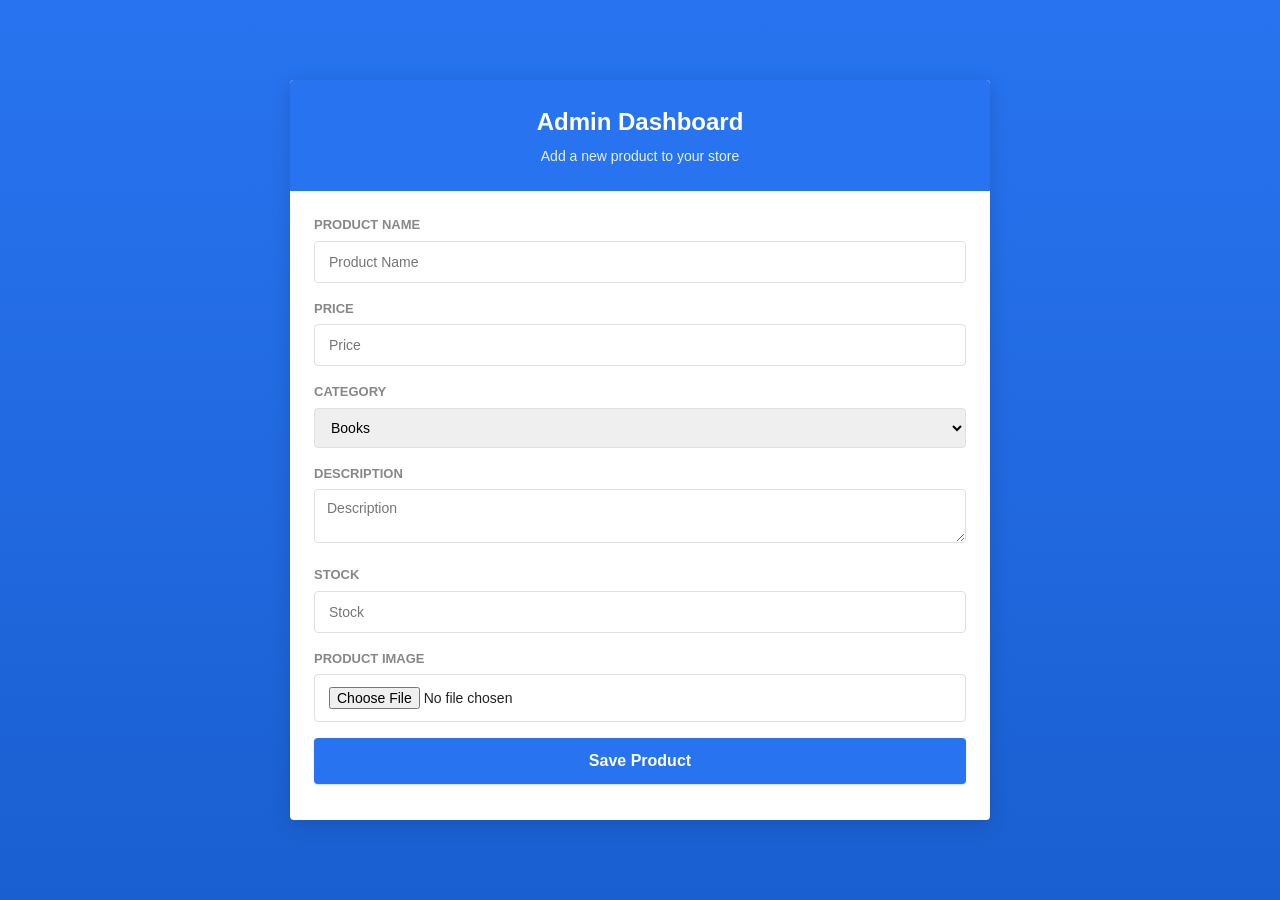
<file: admin-dashboard.html>
<!DOCTYPE html>
<html lang="en">
<head>
<meta charset="UTF-8">
<meta name="viewport" content="width=device-width, initial-scale=1.0">
<title>Admin Dashboard</title>

<link rel="stylesheet" href="css/style.css">
</head>
<body>

<div class="auth-page">

  <div class="auth-box" style="max-width:700px;">

    <div class="auth-box-header">
      <h1>Admin Dashboard</h1>
      <p>Add a new product to your store</p>
    </div>

    <div class="auth-box-body">

      <div class="form-group">
        <label>Product Name</label>
        <input id="name" placeholder="Product Name">
      </div>

      <div class="form-group">
        <label>Price</label>
        <input id="price" type="number" placeholder="Price">
      </div>

      <div class="form-group">
        <label>Category</label>
        <select id="category">
          <option>Books</option>
          <option>Manga</option>
          <option>Novel</option>
          <option>Comic</option>
          <option>Accessories</option>
        </select>
      </div>

      <div class="form-group">
        <label>Description</label>
        <textarea id="description" placeholder="Description"></textarea>
      </div>

      <div class="form-group">
        <label>Stock</label>
        <input id="stock" type="number" placeholder="Stock">
      </div>

      <div class="form-group">
        <label>Product Image</label>
        <input id="image" type="file">
      </div>

      <button class="btn btn-primary btn-lg" id="saveBtn">
        Save Product
      </button>

      <p id="status"></p>

    </div>

  </div>

</div>

<script type="module" src="js/admin.js"></script>

</body>
</html>
</file>
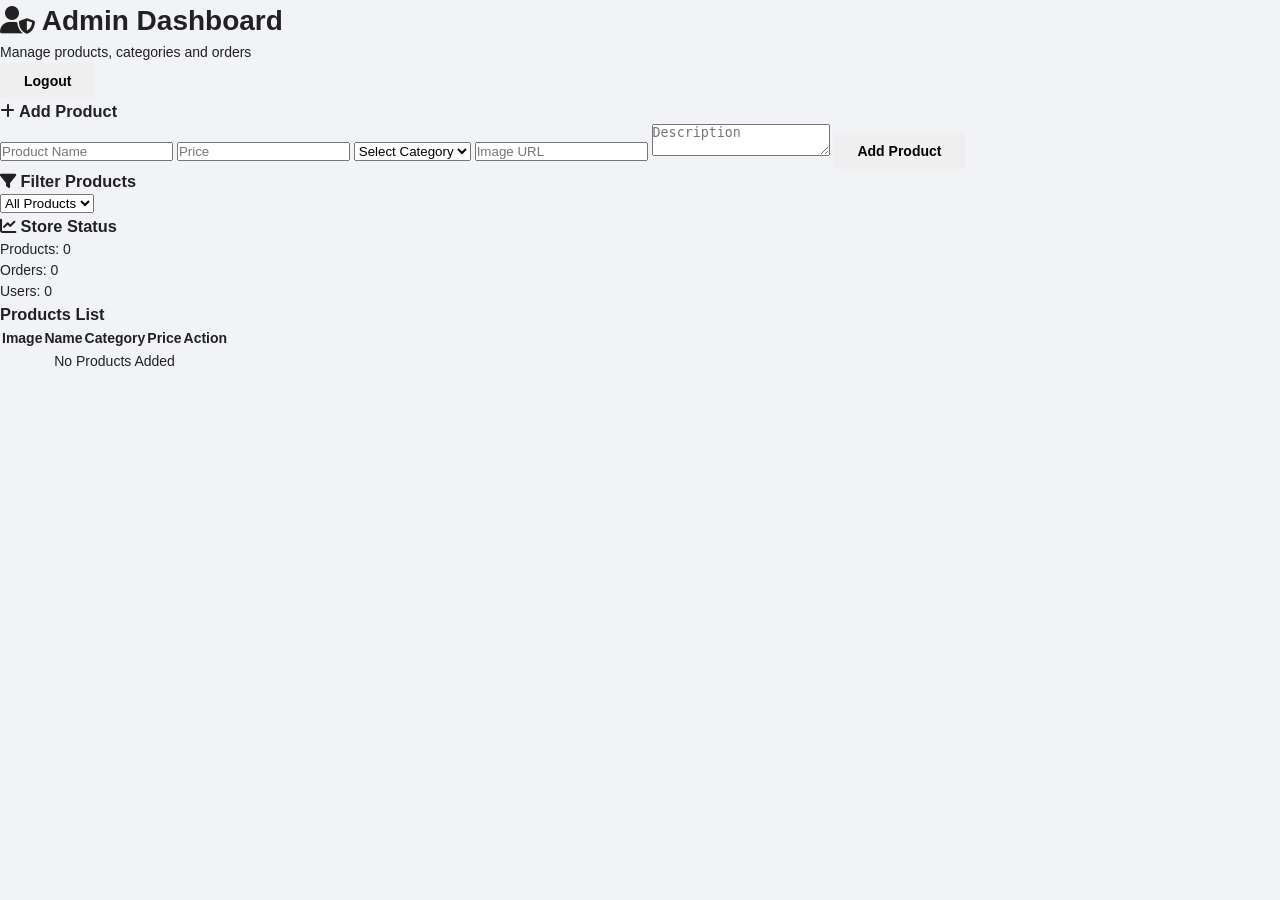
<file: admin.html>
<!DOCTYPE html>
<html lang="en">

<head>

<meta charset="UTF-8">
<meta name="viewport" content="width=device-width, initial-scale=1.0">

<title>Admin Dashboard | middle2class.shop</title>

<link rel="stylesheet" href="css/style.css">

<link rel="stylesheet"
href="https://cdnjs.cloudflare.com/ajax/libs/font-awesome/6.5.0/css/all.min.css">

</head>


<body>


<div class="admin-container">


<div class="admin-header">

<div>

<h1 class="admin-title">
<i class="fa-solid fa-user-shield"></i>
Admin Dashboard
</h1>

<p>
Manage products, categories and orders
</p>

</div>


<button class="btn">
Logout
</button>


</div>





<div class="admin-grid">



<!-- ADD PRODUCT -->

<div class="admin-card">


<h3>
<i class="fa-solid fa-plus"></i>
Add Product
</h3>



<input 
type="text"
id="productName"
placeholder="Product Name">



<input 
type="number"
id="productPrice"
placeholder="Price">



<select id="productCategory">

<option value="">
Select Category
</option>

<option value="Books">
Books
</option>

<option value="Comics">
Comics
</option>

<option value="Accessories">
Accessories
</option>

<option value="Clothing">
Clothing
</option>


</select>



<input 
type="text"
id="productImage"
placeholder="Image URL">



<textarea
id="productDescription"
placeholder="Description"></textarea>



<button class="btn" onclick="addProduct()">

Add Product

</button>


</div>






<!-- CATEGORY FILTER -->

<div class="admin-card">


<h3>
<i class="fa-solid fa-filter"></i>
Filter Products
</h3>



<select id="filterCategory"
onchange="filterProducts()">


<option value="all">
All Products
</option>


<option value="Books">
Books
</option>


<option value="Comics">
Comics
</option>


<option value="Accessories">
Accessories
</option>


<option value="Clothing">
Clothing
</option>


</select>


</div>





<!-- ADMIN INFO -->

<div class="admin-card">


<h3>
<i class="fa-solid fa-chart-line"></i>
Store Status
</h3>


<p>
Products:
<span id="productCount">
0
</span>
</p>


<p>
Orders:
<span>
0
</span>
</p>


<p>
Users:
<span>
0
</span>
</p>



</div>



</div>







<!-- PRODUCT TABLE -->


<div class="admin-card mt-30">


<h3>
Products List
</h3>



<table>


<thead>

<tr>

<th>
Image
</th>

<th>
Name
</th>

<th>
Category
</th>

<th>
Price
</th>

<th>
Action
</th>


</tr>

</thead>



<tbody id="productTable">


<tr>

<td colspan="5"
class="text-center">

No Products Added

</td>

</tr>


</tbody>


</table>


</div>







</div>





<script src="js/admin.js"></script>


</body>

</html>
</file>
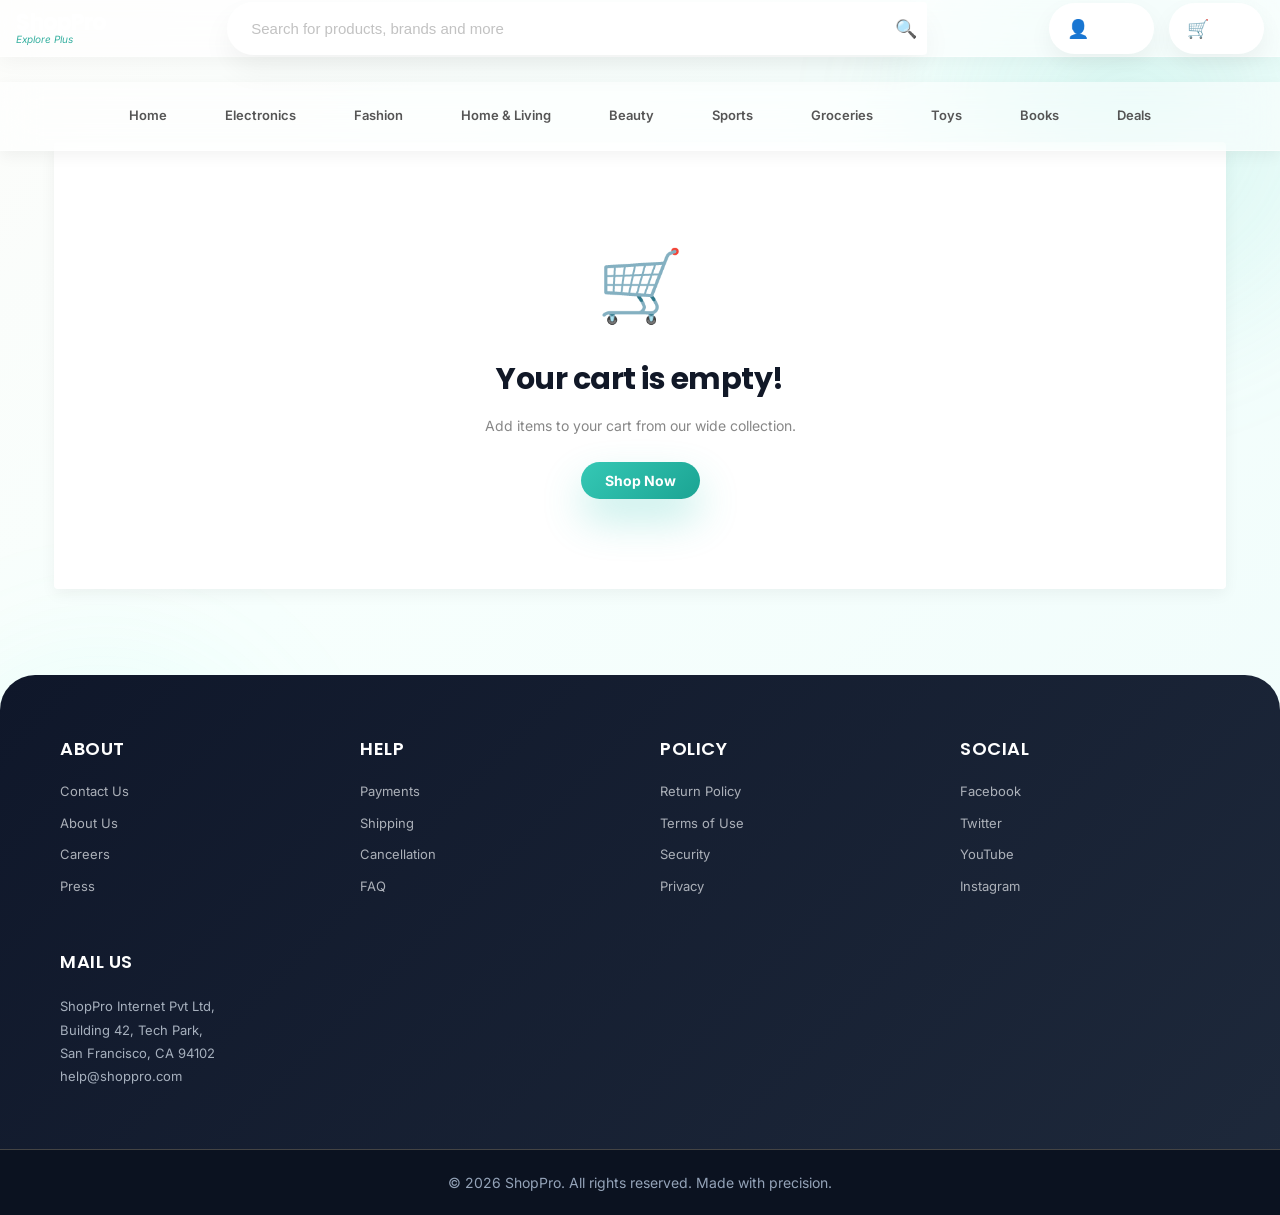
<file: cart.html>
<!DOCTYPE html>
<html lang="en">
<head>
<meta charset="UTF-8" />
<meta name="viewport" content="width=device-width, initial-scale=1.0" />
<title>Shopping Cart - ShopPro</title>
<link rel="stylesheet" href="css/style.css">
<link rel="stylesheet" href="css/theme.css">
</head>
<body>
  <nav class="top-nav" id="navbar"></nav>
  <div class="sub-nav" id="subnav"></div>

  <div class="container">
    <div class="cart-layout" id="cartLayout">
      <div class="cart-left" id="cartLeft"></div>
      <div class="cart-right" id="cartRight"></div>
    </div>
  </div>

  <footer id="footer"></footer>

  <script src="js/products.js"></script>
  <script src="js/common.js"></script>
  <script>
    function renderCart() {
      const cart = getCart();
      const left = document.getElementById('cartLeft');
      const right = document.getElementById('cartRight');

      if (!cart.length) {
        document.getElementById('cartLayout').innerHTML = `
          <div class="empty-state" style="width:100%;">
            <div class="icon">&#128722;</div>
            <h3>Your cart is empty!</h3>
            <p>Add items to your cart from our wide collection.</p>
            <button class="btn btn-primary" onclick="location.href='index.html'">Shop Now</button>
          </div>
        `;
        return;
      }

      left.innerHTML = `
        <div class="cart-card">
          <div class="cart-card-header">
            <span>My Cart (${cart.length} item${cart.length>1?'s':''})</span>
            <span style="font-size:13px; color:var(--text-3);">Deliver to: <strong>Home</strong></span>
          </div>
          <div class="cart-card-body">
            ${cart.map(item => {
              const p = PRODUCTS.find(prod => prod.id === item.productId);
              if (!p) return '';
              const disc = getDiscountPercent(p.mrp, p.price);
              return `
                <div class="cart-item">
                  <div class="item-img"><img src="${p.images[0]}" alt="${p.name}" onerror="this.style.display='none'" /></div>
                  <div class="item-info">
                    <div class="item-name">${p.name}</div>
                    <div class="item-seller">Seller: ShopPro Retail</div>
                    <div class="item-price">
                      <span class="price">${formatCurrency(p.price)}</span>
                      <span class="mrp">${formatCurrency(p.mrp)}</span>
                      <span class="disc">${disc}% off</span>
                    </div>
                    <div class="item-qty">
                      <div class="qty-control">
                        <button onclick="updateCart(${item.productId}, ${item.qty-1})">&#8722;</button>
                        <span>${item.qty}</span>
                        <button onclick="updateCart(${item.productId}, ${item.qty+1})">&#43;</button>
                      </div>
                      <div class="item-actions">
                        <a href="#" onclick="removeCart(${item.productId}); return false;">Remove</a>
                        <a href="#" onclick="moveToWishlist(${item.productId}); return false;">Save for Later</a>
                      </div>
                    </div>
                  </div>
                  <div class="item-price" style="text-align:right; flex-shrink:0;">
                    <div class="price">${formatCurrency(p.price * item.qty)}</div>
                  </div>
                </div>
              `;
            }).join('')}
          </div>
        </div>
      `;

      const totals = getCartTotal();
      right.innerHTML = `
        <div class="cart-card">
          <div class="price-details">
            <h3>Price Details</h3>
            <div class="price-row"><span>Price (${totals.items} items)</span><span>${formatCurrency(totals.mrpTotal)}</span></div>
            <div class="price-row"><span>Discount</span><span style="color:var(--green);">-${formatCurrency(totals.savings)}</span></div>
            <div class="price-row"><span>Delivery Charges</span><span style="color:var(--green);">FREE</span></div>
            <div class="price-row total"><span>Total Amount</span><span>${formatCurrency(totals.total)}</span></div>
            <div class="price-row save"><span>You will save ${formatCurrency(totals.savings)} on this order</span></div>
          </div>
        </div>
        <button class="btn btn-secondary btn-lg btn-block" onclick="goCheckout()" style="margin-top:12px;">Place Order</button>
      `;
    }

    function updateCart(id, qty) { updateCartQty(id, qty); renderCart(); }
    function removeCart(id) { removeFromCart(id); renderCart(); showToast('Item removed from cart'); }
    function moveToWishlist(id) { removeFromCart(id); toggleWishlist(id); renderCart(); showToast('Saved to wishlist!', 'success'); }
    function goCheckout() { if (requireLogin('checkout.html')) window.location.href = 'checkout.html'; }

    renderCart();
  </script>
</body>
</html>
</file>
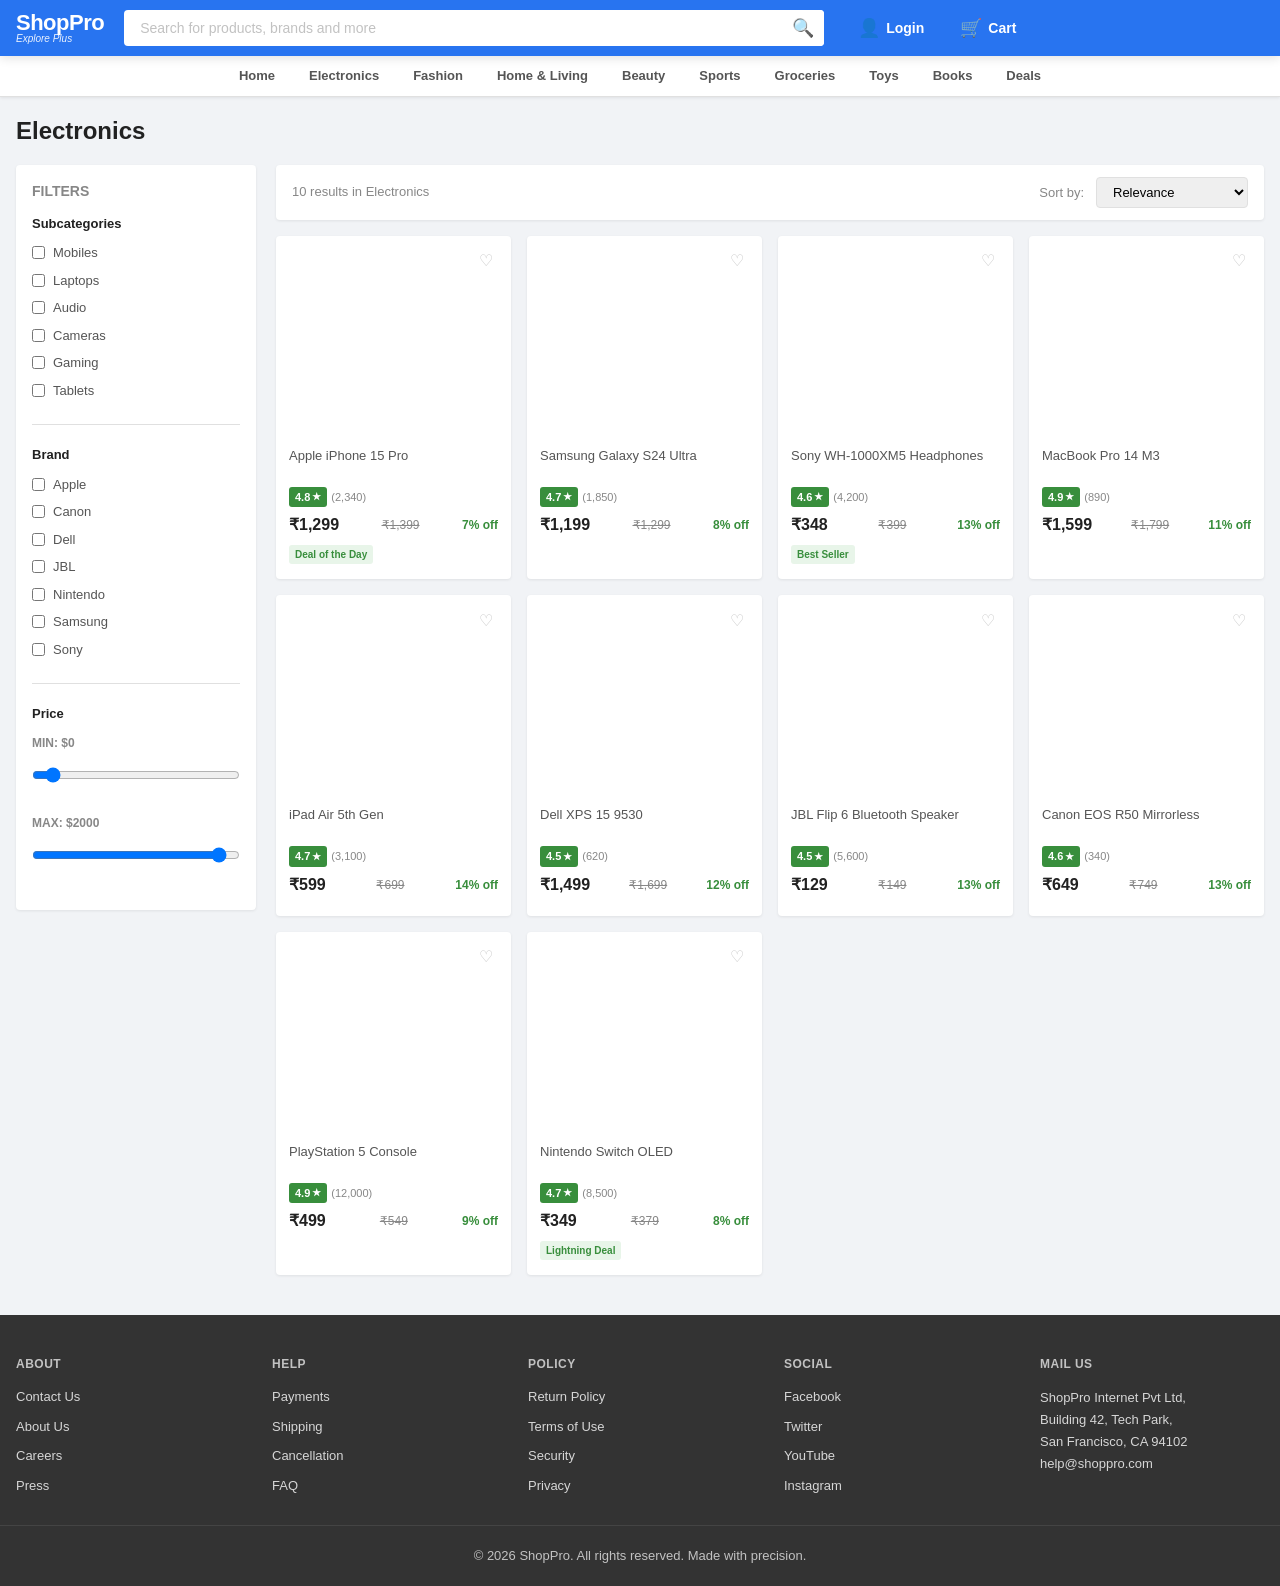
<file: category.html>
<!DOCTYPE html>
<html lang="en">
<head>
<meta charset="UTF-8" />
<meta name="viewport" content="width=device-width, initial-scale=1.0" />
<title>Category - ShopPro</title>
<link rel="stylesheet" href="css/style.css" />
</head>
<body>
  <nav class="top-nav" id="navbar"></nav>
  <div class="sub-nav" id="subnav"></div>

  <div class="container">
    <div class="page-title" id="catTitle">Category</div>
    <div class="cart-layout">
      <div class="filter-sidebar" id="filterSidebar"></div>
      <div style="flex:1;">
        <div class="sort-bar">
          <span class="results" id="resultsCount"></span>
          <div>
            <span style="font-size:13px; color:var(--text-3); margin-right:8px;">Sort by:</span>
            <select id="sortSelect" onchange="renderCategory()">
              <option value="relevance">Relevance</option>
              <option value="price-asc">Price: Low to High</option>
              <option value="price-desc">Price: High to Low</option>
              <option value="rating">Rating</option>
            </select>
          </div>
        </div>
        <div class="product-grid" id="catGrid"></div>
      </div>
    </div>
  </div>

  <footer id="footer"></footer>

  <script src="js/products.js"></script>
  <script src="js/common.js"></script>
  <script>
    const cParams = new URLSearchParams(window.location.search);
    const catId = cParams.get('cat') || 'electronics';
    const catInfo = CATEGORIES.find(c => c.id === catId) || CATEGORIES[0];
    let selectedSubcats = new Set();
    let selectedBrands = new Set();
    let minPrice = 0, maxPrice = 2000;

    document.getElementById('catTitle').textContent = catInfo.name;

    function renderFilters() {
      const brands = [...new Set(PRODUCTS.filter(p => p.category.toLowerCase() === catId).map(p => p.brand))].sort();
      document.getElementById('filterSidebar').innerHTML = `
        <h4>Filters</h4>
        <div class="filter-group">
          <h5>Subcategories</h5>
          ${catInfo.subcats.map(s => `
            <label class="filter-option">
              <input type="checkbox" value="${s}" onchange="toggleSubcat(this)" ${selectedSubcats.has(s) ? 'checked' : ''} /> ${s}
            </label>
          `).join('')}
        </div>
        <div class="filter-group">
          <h5>Brand</h5>
          ${brands.map(b => `
            <label class="filter-option">
              <input type="checkbox" value="${b}" onchange="toggleBrand(this)" ${selectedBrands.has(b) ? 'checked' : ''} /> ${b}
            </label>
          `).join('')}
        </div>
        <div class="filter-group">
          <h5>Price</h5>
          <div class="form-group">
            <label>Min: $<span id="minVal">${minPrice}</span></label>
            <input type="range" min="0" max="2000" step="50" value="${minPrice}" oninput="minPrice=parseInt(this.value); document.getElementById('minVal').textContent=minPrice; renderCategory();" style="width:100%;" />
          </div>
          <div class="form-group">
            <label>Max: $<span id="maxVal">${maxPrice}</span></label>
            <input type="range" min="0" max="2000" step="50" value="${maxPrice}" oninput="maxPrice=parseInt(this.value); document.getElementById('maxVal').textContent=maxPrice; renderCategory();" style="width:100%;" />
          </div>
        </div>
      `;
    }

    function toggleSubcat(el) {
      if (el.checked) selectedSubcats.add(el.value);
      else selectedSubcats.delete(el.value);
      renderCategory();
    }

    function toggleBrand(el) {
      if (el.checked) selectedBrands.add(el.value);
      else selectedBrands.delete(el.value);
      renderCategory();
    }

    function renderCategory() {
      let products = PRODUCTS.filter(p => p.category.toLowerCase() === catId);

      if (selectedSubcats.size) products = products.filter(p => selectedSubcats.has(p.subcategory));
      if (selectedBrands.size) products = products.filter(p => selectedBrands.has(p.brand));
      products = products.filter(p => p.price >= minPrice && p.price <= maxPrice);

      const sort = document.getElementById('sortSelect').value;
      if (sort === 'price-asc') products.sort((a, b) => a.price - b.price);
      if (sort === 'price-desc') products.sort((a, b) => b.price - a.price);
      if (sort === 'rating') products.sort((a, b) => b.rating - a.rating);

      document.getElementById('resultsCount').textContent = `${products.length} result${products.length !== 1 ? 's' : ''} in ${catInfo.name}`;

      const grid = document.getElementById('catGrid');
      if (!products.length) {
        grid.innerHTML = `
          <div class="empty-state" style="grid-column:1/-1;">
            <div class="icon">&#128269;</div>
            <h3>No products match your filters</h3>
            <p>Try adjusting the filters.</p>
          </div>
        `;
        return;
      }
      grid.innerHTML = products.map(renderProductCard).join('');
    }

    renderFilters();
    renderCategory();
  </script>
</body>
</html>
</file>
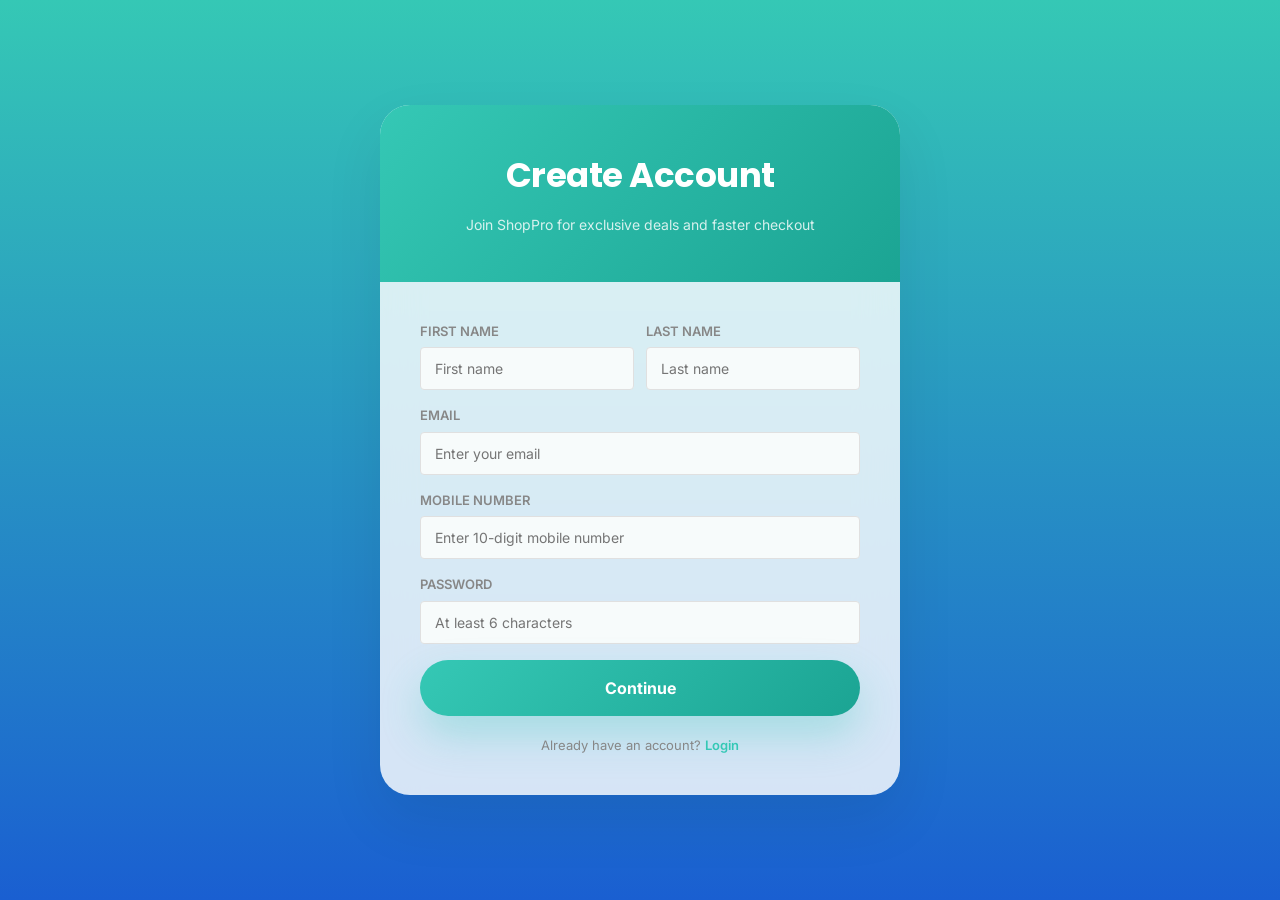
<file: register.html>
<!DOCTYPE html>
<html lang="en">
<head>
<meta charset="UTF-8" />
<meta name="viewport" content="width=device-width, initial-scale=1.0" />
<title>Sign Up - ShopPro</title>
<link rel="stylesheet" href="css/style.css">
<link rel="stylesheet" href="css/theme.css">
</head>
<body>
  <div class="auth-page">
    <div class="auth-box">
      <div class="auth-box-header">
        <h1>Create Account</h1>
        <p>Join ShopPro for exclusive deals and faster checkout</p>
      </div>
      <div class="auth-box-body">
        <div class="form-row">
          <div class="form-group">
            <label>First Name</label>
            <input type="text" id="fname" placeholder="First name" />
            <div class="error" id="errFname">Required.</div>
          </div>
          <div class="form-group">
            <label>Last Name</label>
            <input type="text" id="lname" placeholder="Last name" />
            <div class="error" id="errLname">Required.</div>
          </div>
        </div>
        <div class="form-group">
          <label>Email</label>
          <input type="email" id="email" placeholder="Enter your email" />
          <div class="error" id="errEmail">Please enter a valid email.</div>
        </div>
        <div class="form-group">
          <label>Mobile Number</label>
          <input type="tel" id="phone" placeholder="Enter 10-digit mobile number" />
          <div class="error" id="errPhone">Please enter a valid 10-digit number.</div>
        </div>
        <div class="form-group">
          <label>Password</label>
          <input type="password" id="password" placeholder="At least 6 characters" />
          <div class="error" id="errPassword">Password must be at least 6 characters.</div>
        </div>
        <div class="error" id="errGeneral" style="margin-bottom:12px; color:var(--red);"></div>
        <button class="btn btn-primary btn-lg" onclick="doRegister()">Continue</button>
        <div class="auth-link">
          Already have an account? <a href="login.html">Login</a>
        </div>
      </div>
    </div>
  </div>

  <script src="js/products.js"></script>
  <script src="js/common.js"></script>
  <script>
    function doRegister() {
      const fname = document.getElementById('fname').value.trim();
      const lname = document.getElementById('lname').value.trim();
      const email = document.getElementById('email').value.trim();
      const phone = document.getElementById('phone').value.trim();
      const password = document.getElementById('password').value;
      let valid = true;

      ['errFname','errLname','errEmail','errPhone','errPassword','errGeneral'].forEach(id => {
        document.getElementById(id).classList.remove('show');
        if (id === 'errGeneral') document.getElementById(id).textContent = '';
      });

      if (!fname) { document.getElementById('errFname').classList.add('show'); valid = false; }
      if (!lname) { document.getElementById('errLname').classList.add('show'); valid = false; }
      if (!email || !email.includes('@')) { document.getElementById('errEmail').classList.add('show'); valid = false; }
      if (!phone || !/^\d{10}$/.test(phone.replace(/\D/g,''))) { document.getElementById('errPhone').classList.add('show'); valid = false; }
      if (!password || password.length < 6) { document.getElementById('errPassword').classList.add('show'); valid = false; }
      if (!valid) return;

      const res = registerUser(fname + ' ' + lname, email, phone.replace(/\D/g,''), password);
      if (res.ok) {
        showToast('Account created!', 'success');
        if (!handleRedirectAfterLogin()) window.location.href = 'index.html';
      } else {
        document.getElementById('errGeneral').textContent = res.error;
      }
    }

    document.getElementById('password').addEventListener('keydown', (e) => { if (e.key === 'Enter') doRegister(); });
  </script>
</body>
</html>
</file>
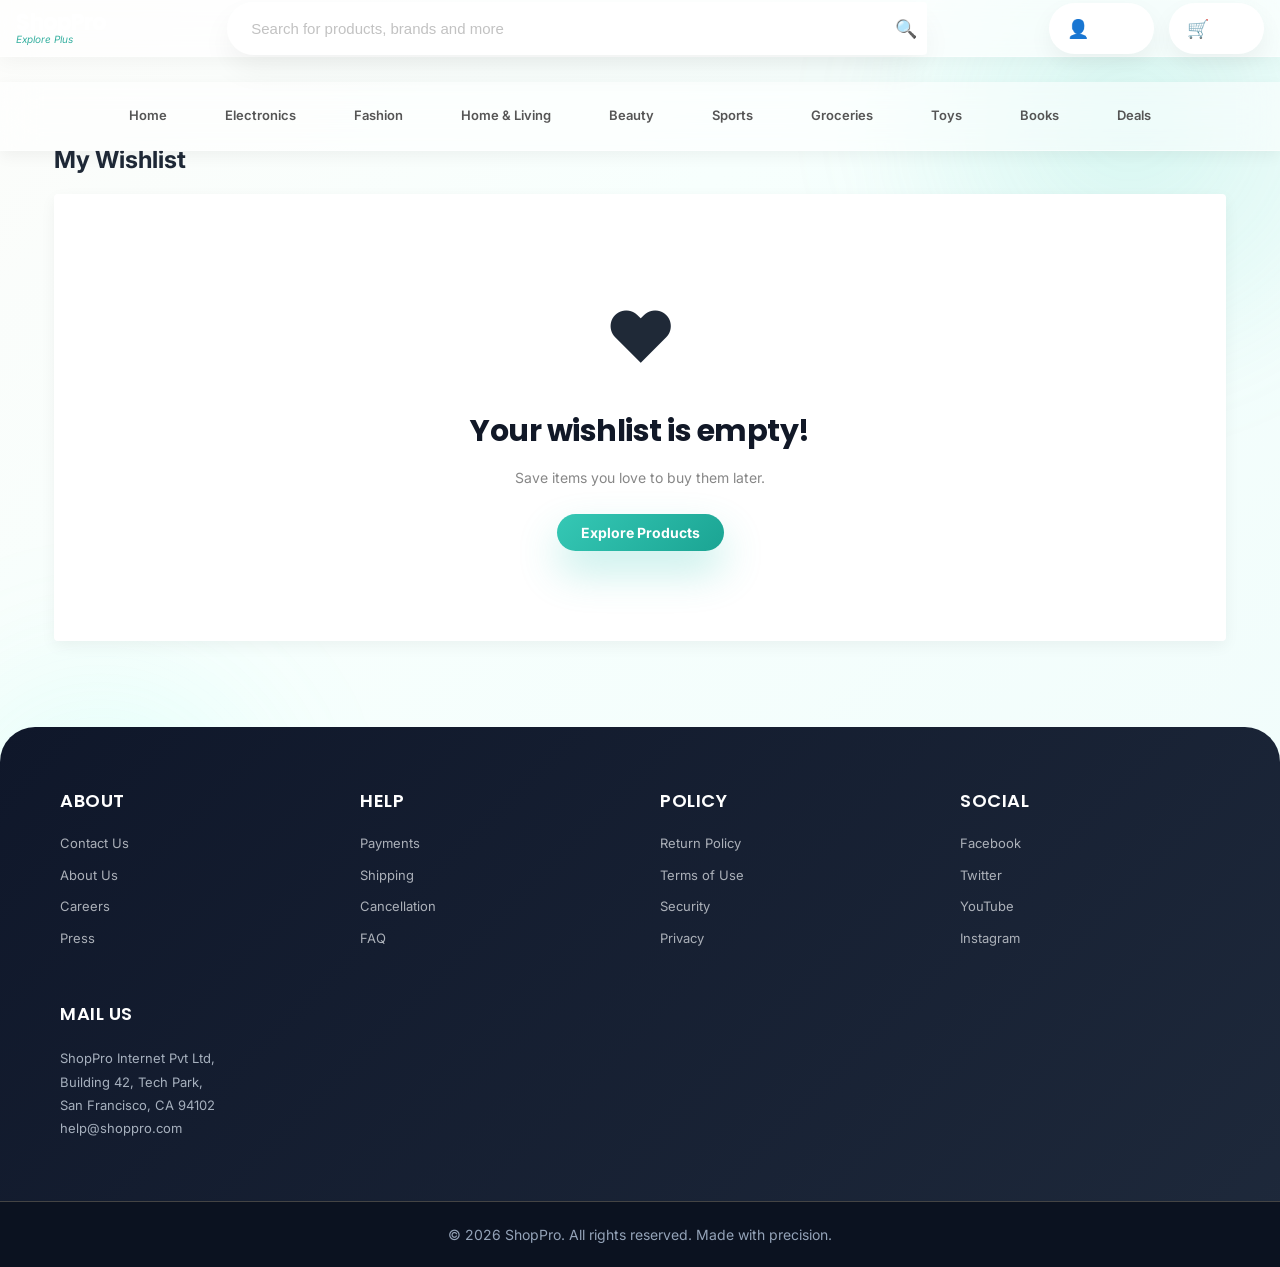
<file: wishlist.html>
<!DOCTYPE html>
<html lang="en">
<head>
<meta charset="UTF-8" />
<meta name="viewport" content="width=device-width, initial-scale=1.0" />
<title>My Wishlist - ShopPro</title>
<link rel="stylesheet" href="css/style.css">
<link rel="stylesheet" href="css/theme.css">
</head>
<body>
  <nav class="top-nav" id="navbar"></nav>
  <div class="sub-nav" id="subnav"></div>

  <div class="container">
    <div class="page-title">My Wishlist</div>
    <div id="wishlistContent"></div>
  </div>

  <footer id="footer"></footer>

  <script src="js/products.js"></script>
  <script src="js/common.js"></script>
  <script>
    function renderWishlist() {
      const list = getWishlist();
      const container = document.getElementById('wishlistContent');
      if (!list.length) {
        container.innerHTML = `
          <div class="empty-state">
            <div class="icon">&#10084;</div>
            <h3>Your wishlist is empty!</h3>
            <p>Save items you love to buy them later.</p>
            <button class="btn btn-primary" onclick="location.href='index.html'">Explore Products</button>
          </div>
        `;
        return;
      }

      container.innerHTML = `
        <div class="cart-card">
          <div class="cart-card-body">
            ${list.map(id => {
              const p = PRODUCTS.find(prod => prod.id === id);
              if (!p) return '';
              const disc = getDiscountPercent(p.mrp, p.price);
              return `
                <div class="cart-item">
                  <div class="item-img"><img src="${p.images[0]}" alt="${p.name}" onerror="this.style.display='none'" /></div>
                  <div class="item-info">
                    <div class="item-name">${p.name}</div>
                    <div class="item-price">
                      <span class="price">${formatCurrency(p.price)}</span>
                      <span class="mrp">${formatCurrency(p.mrp)}</span>
                      <span class="disc">${disc}% off</span>
                    </div>
                    <div class="item-actions">
                      <a href="#" onclick="addToCart(${p.id}); return false;">Add to Cart</a>
                      <a href="#" onclick="removeWishlist(${p.id}); return false;">Remove</a>
                    </div>
                  </div>
                </div>
              `;
            }).join('')}
          </div>
        </div>
      `;
    }

    function removeWishlist(id) { toggleWishlist(id); renderWishlist(); showToast('Removed from wishlist'); }
    renderWishlist();
  </script>
</body>
</html>
</file>
<file: css/style.css>
/* ==========================================
   E-COMMERCE PRO - Amazon/Flipkart Style
   ========================================== */

:root {
  --primary: #2874f0;
  --primary-dark: #1a5fd1;
  --secondary: #fb641b;
  --secondary-dark: #e85a13;
  --accent: #ff9f00;
  --dark: #212121;
  --dark-2: #333;
  --gray-1: #f1f3f6;
  --gray-2: #e0e0e0;
  --gray-3: #c2c2c2;
  --gray-4: #878787;
  --text: #212121;
  --text-2: #555;
  --text-3: #878787;
  --white: #fff;
  --green: #388e3c;
  --red: #e53935;
  --yellow: #ff9f00;
  --star: #ffc107;
  --shadow-sm: 0 1px 3px rgba(0,0,0,0.08);
  --shadow: 0 2px 10px rgba(0,0,0,0.12);
  --shadow-lg: 0 4px 20px rgba(0,0,0,0.15);
  --radius: 4px;
  --radius-sm: 2px;
}

* { margin: 0; padding: 0; box-sizing: border-box; }

html { scroll-behavior: smooth; }

body {
  font-family: -apple-system, BlinkMacSystemFont, 'Segoe UI', Roboto, 'Helvetica Neue', Arial, sans-serif;
  background: var(--gray-1);
  color: var(--text);
  font-size: 14px;
  line-height: 1.5;
  min-height: 100vh;
}

a { text-decoration: none; color: inherit; transition: color 0.2s; }
button { font-family: inherit; cursor: pointer; border: none; outline: none; transition: all 0.2s; }
img { max-width: 100%; display: block; }
ul { list-style: none; }

/* ==========================================
   SCROLLBAR
   ========================================== */
::-webkit-scrollbar { width: 8px; }
::-webkit-scrollbar-track { background: var(--gray-1); }
::-webkit-scrollbar-thumb { background: var(--gray-3); border-radius: 4px; }
::-webkit-scrollbar-thumb:hover { background: var(--gray-4); }

/* ==========================================
   HEADER / NAVBAR
   ========================================== */

.top-nav {
  background: var(--primary);
  padding: 0 16px;
  position: sticky;
  top: 0;
  z-index: 1000;
  box-shadow: var(--shadow);
}

.nav-inner {
  max-width: 1400px;
  margin: 0 auto;
  display: flex;
  align-items: center;
  gap: 20px;
  height: 56px;
}

.logo-area {
  display: flex;
  align-items: center;
  gap: 6px;
  color: var(--white);
  flex-shrink: 0;
}

.logo-area .logo-text {
  font-size: 22px;
  font-weight: 700;
  letter-spacing: -0.5px;
  line-height: 1;
}

.logo-area .logo-tag {
  font-size: 10px;
  font-style: italic;
  font-weight: 400;
  opacity: 0.9;
  line-height: 1;
}

.logo-area .logo-tag a { color: #ffe500; font-weight: 600; }

/* Search */
.search-bar {
  flex: 1;
  max-width: 700px;
  position: relative;
}

.search-bar input {
  width: 100%;
  padding: 10px 42px 10px 16px;
  border: none;
  border-radius: var(--radius);
  font-size: 14px;
  outline: none;
  background: var(--white);
  color: var(--text);
}

.search-bar input::placeholder { color: var(--gray-3); }

.search-bar .search-btn {
  position: absolute;
  right: 0;
  top: 0;
  height: 100%;
  width: 42px;
  background: var(--white);
  border: none;
  border-radius: 0 var(--radius) var(--radius) 0;
  cursor: pointer;
  color: var(--primary);
  font-size: 18px;
  display: flex;
  align-items: center;
  justify-content: center;
}

.search-bar .search-btn:hover { color: var(--primary-dark); }

/* Search dropdown */
.search-dropdown {
  position: absolute;
  top: calc(100% + 4px);
  left: 0;
  right: 0;
  background: var(--white);
  border-radius: var(--radius);
  box-shadow: var(--shadow-lg);
  display: none;
  max-height: 320px;
  overflow-y: auto;
  z-index: 1001;
}

.search-dropdown.show { display: block; }

.search-dropdown-item {
  padding: 10px 16px;
  cursor: pointer;
  display: flex;
  align-items: center;
  gap: 12px;
  border-bottom: 1px solid var(--gray-2);
}

.search-dropdown-item:hover { background: var(--gray-1); }

.search-dropdown-item img {
  width: 36px;
  height: 36px;
  object-fit: contain;
  border-radius: var(--radius-sm);
}

.search-dropdown-item span { font-size: 13px; color: var(--text-2); }

/* Nav Right */
.nav-right {
  display: flex;
  align-items: center;
  gap: 8px;
  flex-shrink: 0;
}

.nav-btn {
  display: flex;
  align-items: center;
  gap: 6px;
  color: var(--white);
  padding: 8px 14px;
  border-radius: var(--radius);
  font-size: 14px;
  font-weight: 600;
  background: transparent;
  position: relative;
  white-space: nowrap;
}

.nav-btn:hover { background: rgba(255,255,255,0.15); }

.nav-btn .icon { font-size: 18px; }

.nav-btn .badge {
  position: absolute;
  top: 2px;
  right: 2px;
  background: var(--secondary);
  color: var(--white);
  font-size: 10px;
  font-weight: 700;
  width: 18px;
  height: 18px;
  border-radius: 50%;
  display: flex;
  align-items: center;
  justify-content: center;
}

/* User Dropdown */
.user-dropdown {
  position: relative;
}

.user-menu {
  position: absolute;
  top: calc(100% + 8px);
  right: 0;
  background: var(--white);
  border-radius: var(--radius);
  box-shadow: var(--shadow-lg);
  min-width: 200px;
  display: none;
  z-index: 1001;
  overflow: hidden;
}

.user-menu.show { display: block; }

.user-menu .menu-header {
  padding: 12px 16px;
  background: var(--gray-1);
  border-bottom: 1px solid var(--gray-2);
  font-weight: 600;
  font-size: 13px;
}

.user-menu a {
  display: block;
  padding: 10px 16px;
  font-size: 13px;
  color: var(--text-2);
  border-bottom: 1px solid var(--gray-2);
}

.user-menu a:hover { background: var(--gray-1); color: var(--primary); }

.user-menu a:last-child { border-bottom: none; }

/* Sub-nav categories */
.sub-nav {
  background: var(--white);
  border-bottom: 1px solid var(--gray-2);
  box-shadow: var(--shadow-sm);
  position: sticky;
  top: 56px;
  z-index: 999;
}

.sub-nav-inner {
  max-width: 1400px;
  margin: 0 auto;
  display: flex;
  align-items: center;
  justify-content: center;
  gap: 2px;
  padding: 0 16px;
  overflow-x: auto;
}

.cat-link {
  padding: 10px 16px;
  font-size: 13px;
  font-weight: 600;
  color: var(--text-2);
  white-space: nowrap;
  cursor: pointer;
  transition: all 0.2s;
}

.cat-link:hover, .cat-link.active {
  color: var(--primary);
  border-bottom: 2px solid var(--primary);
}

/* ==========================================
   BUTTONS
   ========================================== */

.btn {
  padding: 10px 24px;
  border-radius: var(--radius);
  font-size: 14px;
  font-weight: 600;
  cursor: pointer;
  display: inline-flex;
  align-items: center;
  justify-content: center;
  gap: 6px;
  transition: all 0.2s;
}

.btn-primary {
  background: var(--primary);
  color: var(--white);
  box-shadow: 0 1px 2px rgba(0,0,0,0.15);
}

.btn-primary:hover { background: var(--primary-dark); }

.btn-secondary {
  background: var(--secondary);
  color: var(--white);
  box-shadow: 0 1px 2px rgba(0,0,0,0.15);
}

.btn-secondary:hover { background: var(--secondary-dark); }

.btn-accent {
  background: var(--accent);
  color: var(--white);
}

.btn-accent:hover { background: #e68900; }

.btn-outline {
  background: transparent;
  border: 1px solid var(--gray-3);
  color: var(--text-2);
}

.btn-outline:hover { border-color: var(--primary); color: var(--primary); }

.btn-sm { padding: 6px 14px; font-size: 12px; }

.btn-lg { padding: 14px 32px; font-size: 16px; }

.btn-block { width: 100%; }

.btn:disabled { opacity: 0.5; cursor: not-allowed; }

/* ==========================================
   CONTAINER
   ========================================== */

.container {
  max-width: 1400px;
  margin: 0 auto;
  padding: 16px;
}

.page-title {
  font-size: 24px;
  font-weight: 700;
  margin-bottom: 16px;
  color: var(--text);
}

.page-subtitle {
  font-size: 14px;
  color: var(--text-3);
  margin-bottom: 20px;
}

/* ==========================================
   CARDS / PRODUCTS
   ========================================== */

.product-grid {
  display: grid;
  grid-template-columns: repeat(auto-fill, minmax(200px, 1fr));
  gap: 16px;
}

@media (max-width: 640px) {
  .product-grid { grid-template-columns: repeat(2, 1fr); gap: 10px; }
}

.product-card {
  background: var(--white);
  border-radius: var(--radius);
  overflow: hidden;
  box-shadow: var(--shadow-sm);
  transition: all 0.2s;
  cursor: pointer;
  position: relative;
  border: 1px solid transparent;
}

.product-card:hover {
  box-shadow: var(--shadow-lg);
  border-color: var(--gray-2);
  transform: translateY(-2px);
}

.product-card .wishlist-btn {
  position: absolute;
  top: 8px;
  right: 8px;
  background: rgba(255,255,255,0.9);
  border: none;
  width: 32px;
  height: 32px;
  border-radius: 50%;
  display: flex;
  align-items: center;
  justify-content: center;
  font-size: 16px;
  cursor: pointer;
  z-index: 2;
  color: var(--gray-3);
  transition: all 0.2s;
}

.product-card .wishlist-btn:hover, .product-card .wishlist-btn.active {
  color: var(--red);
  background: rgba(255,255,255,1);
}

.product-card .wishlist-btn.active {
  background: rgba(255,255,255,1);
}

.product-card .img-wrap {
  height: 200px;
  display: flex;
  align-items: center;
  justify-content: center;
  padding: 12px;
  background: var(--white);
}

.product-card .img-wrap img {
  max-height: 100%;
  max-width: 100%;
  object-fit: contain;
  transition: transform 0.3s;
}

.product-card:hover .img-wrap img { transform: scale(1.03); }

.product-card .info {
  padding: 10px 12px 14px;
}

.product-card .name {
  font-size: 13px;
  color: var(--text-2);
  line-height: 1.4;
  height: 36px;
  overflow: hidden;
  display: -webkit-box;
  -webkit-line-clamp: 2;
  -webkit-box-orient: vertical;
  margin-bottom: 4px;
}

.product-card .rating {
  display: flex;
  align-items: center;
  gap: 4px;
  margin-bottom: 6px;
}

.product-card .rating .stars {
  display: flex;
  align-items: center;
  background: var(--green);
  color: var(--white);
  padding: 2px 6px;
  border-radius: 3px;
  font-size: 11px;
  font-weight: 600;
  gap: 2px;
}

.product-card .rating .stars .star-icon { font-size: 10px; }

.product-card .rating .reviews {
  font-size: 11px;
  color: var(--text-3);
}

.product-card .price-row {
  display: flex;
  align-items: center;
  gap: 8px;
  margin-bottom: 4px;
}

.product-card .price {
  font-size: 16px;
  font-weight: 700;
  color: var(--text);
}

.product-card .mrp {
  font-size: 12px;
  color: var(--text-3);
  text-decoration: line-through;
}

.product-card .discount {
  font-size: 12px;
  color: var(--green);
  font-weight: 600;
}

.product-card .tag {
  display: inline-block;
  font-size: 10px;
  font-weight: 700;
  color: var(--green);
  background: #e8f5e9;
  padding: 2px 6px;
  border-radius: 3px;
  margin-top: 4px;
}

/* Horizontal Card (for cart/wishlist) */

.product-card-h {
  display: flex;
  gap: 16px;
  background: var(--white);
  padding: 16px;
  border-radius: var(--radius);
  box-shadow: var(--shadow-sm);
  border-bottom: 1px solid var(--gray-2);
  position: relative;
}

.product-card-h .img-wrap {
  width: 120px;
  height: 120px;
  flex-shrink: 0;
  display: flex;
  align-items: center;
  justify-content: center;
}

.product-card-h .img-wrap img { max-height: 100%; max-width: 100%; object-fit: contain; }

.product-card-h .details { flex: 1; }

.product-card-h .name {
  font-size: 15px;
  font-weight: 600;
  color: var(--text);
  margin-bottom: 4px;
}

.product-card-h .variant {
  font-size: 12px;
  color: var(--text-3);
  margin-bottom: 8px;
}

.product-card-h .price-row {
  display: flex;
  align-items: center;
  gap: 10px;
  margin-bottom: 8px;
}

.product-card-h .price { font-size: 18px; font-weight: 700; }
.product-card-h .mrp { font-size: 14px; color: var(--text-3); text-decoration: line-through; }
.product-card-h .discount { font-size: 14px; color: var(--green); font-weight: 600; }

.product-card-h .actions { display: flex; align-items: center; gap: 12px; margin-top: 10px; }

.qty-control {
  display: flex;
  align-items: center;
  border: 1px solid var(--gray-2);
  border-radius: var(--radius);
  overflow: hidden;
}

.qty-control button {
  width: 32px;
  height: 32px;
  background: var(--white);
  border: none;
  font-size: 18px;
  color: var(--text-2);
  cursor: pointer;
}

.qty-control button:hover { background: var(--gray-1); }

.qty-control button:disabled { opacity: 0.3; cursor: not-allowed; }

.qty-control span {
  width: 36px;
  text-align: center;
  font-weight: 600;
  font-size: 14px;
  border-left: 1px solid var(--gray-2);
  border-right: 1px solid var(--gray-2);
  line-height: 32px;
}

/* ==========================================
   HERO / BANNER
   ========================================== */

.hero-banner {
  background: linear-gradient(135deg, #fff 0%, #e8f0fe 100%);
  border-radius: var(--radius);
  overflow: hidden;
  margin-bottom: 16px;
  box-shadow: var(--shadow-sm);
  position: relative;
}

.hero-banner .hero-inner {
  display: flex;
  align-items: center;
  padding: 32px 40px;
  gap: 40px;
}

.hero-banner .hero-text { flex: 1; }

.hero-banner .hero-label {
  display: inline-block;
  background: var(--secondary);
  color: var(--white);
  padding: 4px 12px;
  border-radius: 20px;
  font-size: 11px;
  font-weight: 700;
  text-transform: uppercase;
  letter-spacing: 0.5px;
  margin-bottom: 12px;
}

.hero-banner .hero-title {
  font-size: 32px;
  font-weight: 800;
  line-height: 1.2;
  margin-bottom: 12px;
  color: var(--text);
}

.hero-banner .hero-subtitle {
  font-size: 16px;
  color: var(--text-2);
  margin-bottom: 20px;
}

.hero-banner .hero-img {
  width: 300px;
  flex-shrink: 0;
}

.hero-banner .hero-img img { width: 100%; height: auto; }

@media (max-width: 768px) {
  .hero-banner .hero-inner { flex-direction: column; padding: 20px; text-align: center; }
  .hero-banner .hero-img { width: 200px; }
  .hero-banner .hero-title { font-size: 22px; }
}

/* ==========================================
   SECTION CARDS (Category / Deals Rows)
   ========================================== */

.section-card {
  background: var(--white);
  border-radius: var(--radius);
  box-shadow: var(--shadow-sm);
  margin-bottom: 16px;
  overflow: hidden;
}

.section-header {
  display: flex;
  align-items: center;
  justify-content: space-between;
  padding: 16px 20px;
  border-bottom: 1px solid var(--gray-2);
}

.section-header h2 {
  font-size: 20px;
  font-weight: 700;
  color: var(--text);
}

.section-header .view-all {
  font-size: 13px;
  font-weight: 600;
  color: var(--primary);
  display: flex;
  align-items: center;
  gap: 4px;
}

.section-header .view-all:hover { text-decoration: underline; }

.section-body {
  padding: 16px 20px;
}

/* Category circle icons */

.cat-circles {
  display: flex;
  gap: 24px;
  overflow-x: auto;
  padding-bottom: 8px;
}

.cat-circle {
  display: flex;
  flex-direction: column;
  align-items: center;
  gap: 8px;
  cursor: pointer;
  flex-shrink: 0;
  min-width: 80px;
}

.cat-circle .icon-wrap {
  width: 64px;
  height: 64px;
  border-radius: 50%;
  background: var(--gray-1);
  display: flex;
  align-items: center;
  justify-content: center;
  font-size: 28px;
  transition: all 0.2s;
  border: 2px solid transparent;
}

.cat-circle:hover .icon-wrap { background: #e8f0fe; border-color: var(--primary); transform: scale(1.05); }

.cat-circle span { font-size: 12px; font-weight: 600; color: var(--text-2); text-align: center; }

.cat-circle:hover span { color: var(--primary); }

/* Deal countdown strip */

.deal-strip {
  background: linear-gradient(90deg, #fff 0%, #fff8e1 100%);
  border-radius: var(--radius);
  padding: 16px 20px;
  display: flex;
  align-items: center;
  justify-content: space-between;
  gap: 16px;
  flex-wrap: wrap;
  margin-bottom: 16px;
}

.deal-strip h3 {
  font-size: 18px;
  font-weight: 700;
  display: flex;
  align-items: center;
  gap: 8px;
}

.deal-strip .timer {
  display: flex;
  align-items: center;
  gap: 8px;
  font-size: 14px;
  color: var(--text-2);
}

.deal-strip .timer .t-box {
  background: var(--dark);
  color: var(--white);
  padding: 4px 8px;
  border-radius: var(--radius-sm);
  font-size: 13px;
  font-weight: 700;
  font-variant-numeric: tabular-nums;
}

/* ==========================================
   PRODUCT DETAIL PAGE
   ========================================== */

.pd-wrap {
  display: flex;
  gap: 24px;
  background: var(--white);
  border-radius: var(--radius);
  padding: 20px;
  box-shadow: var(--shadow-sm);
}

.pd-left {
  width: 420px;
  flex-shrink: 0;
  display: flex;
  flex-direction: column;
  gap: 12px;
}

.pd-left .main-img {
  height: 400px;
  display: flex;
  align-items: center;
  justify-content: center;
  border: 1px solid var(--gray-2);
  border-radius: var(--radius);
  padding: 16px;
  position: relative;
  overflow: hidden;
}

.pd-left .main-img img { max-height: 100%; max-width: 100%; object-fit: contain; transition: transform 0.3s; }

.pd-left .main-img:hover img { transform: scale(1.05); }

.pd-left .thumb-row {
  display: flex;
  gap: 8px;
}

.pd-left .thumb-row img {
  width: 60px;
  height: 60px;
  object-fit: contain;
  border: 2px solid var(--gray-2);
  border-radius: var(--radius-sm);
  padding: 4px;
  cursor: pointer;
  transition: all 0.2s;
}

.pd-left .thumb-row img:hover, .pd-left .thumb-row img.active { border-color: var(--primary); }

.pd-actions {
  display: flex;
  gap: 12px;
  margin-top: 8px;
}

.pd-right {
  flex: 1;
}

.pd-right .breadcrumbs {
  font-size: 12px;
  color: var(--text-3);
  margin-bottom: 12px;
}

.pd-right .breadcrumbs a:hover { color: var(--primary); text-decoration: underline; }

.pd-right .pd-title {
  font-size: 20px;
  font-weight: 600;
  margin-bottom: 8px;
  line-height: 1.4;
}

.pd-right .pd-rating {
  display: flex;
  align-items: center;
  gap: 10px;
  margin-bottom: 12px;
}

.pd-right .pd-rating .stars {
  display: flex;
  align-items: center;
  gap: 2px;
  background: var(--green);
  color: var(--white);
  padding: 3px 8px;
  border-radius: 3px;
  font-size: 13px;
  font-weight: 600;
}

.pd-right .pd-rating .reviews { font-size: 13px; color: var(--text-3); }

.pd-right .pd-price {
  display: flex;
  align-items: baseline;
  gap: 12px;
  margin-bottom: 8px;
  flex-wrap: wrap;
}

.pd-right .pd-price .price { font-size: 28px; font-weight: 700; }
.pd-right .pd-price .mrp { font-size: 16px; color: var(--text-3); text-decoration: line-through; }
.pd-right .pd-price .discount { font-size: 16px; color: var(--green); font-weight: 600; }
.pd-right .pd-price .tag { font-size: 12px; color: var(--text-3); }

.pd-right .pd-desc {
  font-size: 14px;
  color: var(--text-2);
  line-height: 1.7;
  margin-bottom: 20px;
  padding-bottom: 16px;
  border-bottom: 1px solid var(--gray-2);
}

.pd-right .specs-table {
  width: 100%;
  border-collapse: collapse;
  margin-bottom: 20px;
}

.pd-right .specs-table th, .pd-right .specs-table td {
  padding: 10px 12px;
  text-align: left;
  font-size: 13px;
  border-bottom: 1px solid var(--gray-2);
}

.pd-right .specs-table th {
  width: 40%;
  color: var(--text-3);
  font-weight: 400;
  background: var(--gray-1);
}

.pd-right .specs-table td { font-weight: 600; color: var(--text); }

.pd-right .delivery {
  background: var(--gray-1);
  padding: 14px;
  border-radius: var(--radius);
  margin-bottom: 16px;
}

.pd-right .delivery h4 { font-size: 13px; font-weight: 600; margin-bottom: 6px; color: var(--text); }
.pd-right .delivery p { font-size: 13px; color: var(--text-2); }

.pd-right .stock-status { font-size: 14px; margin-bottom: 16px; }
.pd-right .stock-status.in { color: var(--green); font-weight: 600; }
.pd-right .stock-status.out { color: var(--red); font-weight: 600; }

/* Related */

.related-section { margin-top: 24px; }
.related-section h3 { font-size: 18px; font-weight: 700; margin-bottom: 16px; }

@media (max-width: 768px) {
  .pd-wrap { flex-direction: column; }
  .pd-left { width: 100%; }
  .pd-left .main-img { height: 280px; }
  .pd-actions { flex-direction: column; }
  .pd-actions .btn { width: 100%; }
}

/* ==========================================
   CART / WISHLIST / CHECKOUT
   ========================================== */

.cart-layout {
  display: flex;
  gap: 20px;
}

.cart-left { flex: 1; }
.cart-right { width: 340px; flex-shrink: 0; }

.cart-card {
  background: var(--white);
  border-radius: var(--radius);
  box-shadow: var(--shadow-sm);
  margin-bottom: 16px;
  overflow: hidden;
}

.cart-card-header {
  padding: 16px 20px;
  border-bottom: 1px solid var(--gray-2);
  font-size: 16px;
  font-weight: 700;
  display: flex;
  align-items: center;
  justify-content: space-between;
}

.cart-card-body { padding: 0; }

.cart-item {
  display: flex;
  gap: 16px;
  padding: 16px 20px;
  border-bottom: 1px solid var(--gray-2);
  position: relative;
}

.cart-item:last-child { border-bottom: none; }

.cart-item .item-img {
  width: 100px;
  height: 100px;
  flex-shrink: 0;
  display: flex;
  align-items: center;
  justify-content: center;
}

.cart-item .item-img img { max-height: 100%; max-width: 100%; object-fit: contain; }

.cart-item .item-info { flex: 1; }

.cart-item .item-name {
  font-size: 15px;
  font-weight: 600;
  color: var(--text);
  margin-bottom: 4px;
}

.cart-item .item-seller {
  font-size: 12px;
  color: var(--text-3);
  margin-bottom: 8px;
}

.cart-item .item-price { display: flex; align-items: center; gap: 8px; margin-bottom: 8px; }

.cart-item .item-price .price { font-size: 18px; font-weight: 700; }
.cart-item .item-price .mrp { font-size: 13px; color: var(--text-3); text-decoration: line-through; }
.cart-item .item-price .disc { font-size: 13px; color: var(--green); font-weight: 600; }

.cart-item .item-qty { display: flex; align-items: center; gap: 12px; }

.cart-item .item-actions {
  display: flex;
  gap: 16px;
  margin-top: 8px;
}

.cart-item .item-actions a {
  font-size: 13px;
  font-weight: 600;
  color: var(--text-2);
}

.cart-item .item-actions a:hover { color: var(--primary); }

/* Price Details Card */

.price-details { padding: 20px; }

.price-details h3 { font-size: 16px; font-weight: 700; margin-bottom: 16px; color: var(--text-3); text-transform: uppercase; }

.price-row { display: flex; justify-content: space-between; margin-bottom: 10px; font-size: 14px; color: var(--text-2); }
.price-row.total { font-size: 16px; font-weight: 700; color: var(--text); border-top: 1px dashed var(--gray-2); padding-top: 12px; margin-top: 8px; }
.price-row.save { color: var(--green); font-size: 13px; }

.price-details .savings-msg {
  font-size: 12px;
  color: var(--green);
  margin-top: 8px;
  padding-top: 8px;
  border-top: 1px solid var(--gray-2);
}

.empty-state {
  text-align: center;
  padding: 60px 20px;
  background: var(--white);
  border-radius: var(--radius);
  box-shadow: var(--shadow-sm);
}

.empty-state .icon { font-size: 64px; margin-bottom: 16px; }

.empty-state h3 { font-size: 18px; font-weight: 700; margin-bottom: 8px; }

.empty-state p { font-size: 14px; color: var(--text-3); margin-bottom: 20px; }

/* Checkout */

.checkout-step {
  background: var(--white);
  border-radius: var(--radius);
  margin-bottom: 12px;
  box-shadow: var(--shadow-sm);
  overflow: hidden;
}

.checkout-step-header {
  background: var(--primary);
  color: var(--white);
  padding: 14px 20px;
  font-size: 15px;
  font-weight: 700;
  display: flex;
  align-items: center;
  justify-content: space-between;
}

.checkout-step-header .num {
  width: 24px;
  height: 24px;
  border-radius: 50%;
  background: rgba(255,255,255,0.2);
  display: flex;
  align-items: center;
  justify-content: center;
  font-size: 12px;
  margin-right: 8px;
}

.checkout-step-body { padding: 20px; }

.address-card {
  border: 2px solid var(--gray-2);
  border-radius: var(--radius);
  padding: 14px;
  margin-bottom: 10px;
  cursor: pointer;
  transition: all 0.2s;
}

.address-card:hover { border-color: var(--primary); }

.address-card.selected { border-color: var(--primary); background: #e8f0fe; }

.address-card h4 { font-size: 14px; font-weight: 700; margin-bottom: 4px; }
.address-card p { font-size: 13px; color: var(--text-2); line-height: 1.6; }
.address-card .phone { font-size: 13px; color: var(--text-3); margin-top: 4px; }

.form-group { margin-bottom: 14px; }
.form-group label { display: block; font-size: 12px; font-weight: 600; color: var(--text-3); margin-bottom: 4px; text-transform: uppercase; }
.form-group input, .form-group select, .form-group textarea {
  width: 100%;
  padding: 10px 12px;
  border: 1px solid var(--gray-2);
  border-radius: var(--radius);
  font-size: 14px;
  font-family: inherit;
  outline: none;
  transition: border 0.2s;
}

.form-group input:focus, .form-group select:focus, .form-group textarea:focus { border-color: var(--primary); }

.form-row { display: flex; gap: 12px; }
.form-row .form-group { flex: 1; }

.payment-option {
  display: flex;
  align-items: center;
  gap: 12px;
  padding: 12px;
  border: 1px solid var(--gray-2);
  border-radius: var(--radius);
  margin-bottom: 8px;
  cursor: pointer;
  transition: all 0.2s;
}

.payment-option:hover { border-color: var(--primary); }

.payment-option.selected { border-color: var(--primary); background: #e8f0fe; }

.payment-option input[type="radio"] { width: 18px; height: 18px; accent-color: var(--primary); }

.payment-option .pay-icon { font-size: 20px; }

/* Order Success */

.order-success {
  text-align: center;
  padding: 60px 20px;
  background: var(--white);
  border-radius: var(--radius);
  box-shadow: var(--shadow-sm);
  max-width: 600px;
  margin: 40px auto;
}

.order-success .check-icon {
  width: 80px;
  height: 80px;
  border-radius: 50%;
  background: #e8f5e9;
  display: flex;
  align-items: center;
  justify-content: center;
  margin: 0 auto 20px;
  font-size: 40px;
}

.order-success h2 { font-size: 24px; font-weight: 700; margin-bottom: 8px; }
.order-success p { color: var(--text-3); margin-bottom: 24px; }
.order-success .order-id { font-size: 14px; font-weight: 600; color: var(--text); margin-bottom: 24px; }

/* Order History */

.order-card {
  background: var(--white);
  border-radius: var(--radius);
  box-shadow: var(--shadow-sm);
  margin-bottom: 16px;
  overflow: hidden;
}

.order-card-header {
  background: var(--gray-1);
  padding: 12px 20px;
  display: flex;
  justify-content: space-between;
  align-items: center;
  flex-wrap: wrap;
  gap: 8px;
  border-bottom: 1px solid var(--gray-2);
}

.order-card-header .oid { font-size: 13px; font-weight: 600; }
.order-card-header .odate { font-size: 12px; color: var(--text-3); }
.order-card-header .ostatus { font-size: 12px; font-weight: 700; color: var(--green); background: #e8f5e9; padding: 2px 8px; border-radius: 3px; }

.order-item-mini {
  display: flex;
  gap: 12px;
  padding: 12px 20px;
  border-bottom: 1px solid var(--gray-2);
}

.order-item-mini img {
  width: 50px;
  height: 50px;
  object-fit: contain;
  flex-shrink: 0;
}

.order-item-mini .info { flex: 1; }
.order-item-mini .info .name { font-size: 13px; font-weight: 600; }
.order-item-mini .info .qty { font-size: 12px; color: var(--text-3); }

.order-card-footer {
  padding: 12px 20px;
  display: flex;
  justify-content: space-between;
  align-items: center;
  flex-wrap: wrap;
  gap: 8px;
}

.order-card-footer .total { font-size: 15px; font-weight: 700; }

/* ==========================================
   LOGIN / REGISTER
   ========================================== */

.auth-page {
  min-height: 100vh;
  display: flex;
  align-items: center;
  justify-content: center;
  padding: 40px 16px;
  background: linear-gradient(180deg, var(--primary) 0%, #1a5fd1 100%);
}

.auth-box {
  background: var(--white);
  border-radius: var(--radius);
  box-shadow: var(--shadow-lg);
  width: 100%;
  max-width: 420px;
  overflow: hidden;
}

.auth-box-header {
  background: var(--primary);
  color: var(--white);
  padding: 24px;
  text-align: center;
}

.auth-box-header h1 { font-size: 24px; font-weight: 700; margin-bottom: 6px; }
.auth-box-header p { font-size: 14px; opacity: 0.9; }

.auth-box-body { padding: 24px; }

.auth-box-body .form-group { margin-bottom: 16px; }
.auth-box-body .form-group label { font-size: 13px; font-weight: 600; color: var(--text-3); margin-bottom: 6px; display: block; }

.auth-box-body .form-group input {
  width: 100%;
  padding: 12px 14px;
  border: 1px solid var(--gray-2);
  border-radius: var(--radius);
  font-size: 14px;
  font-family: inherit;
  outline: none;
  transition: border 0.2s;
}

.auth-box-body .form-group input:focus { border-color: var(--primary); }

.auth-box-body .form-group .error {
  font-size: 12px;
  color: var(--red);
  margin-top: 4px;
  display: none;
}

.auth-box-body .form-group .error.show { display: block; }

.auth-box-body .btn { width: 100%; margin-bottom: 12px; }

.auth-box-body .auth-link {
  text-align: center;
  font-size: 13px;
  color: var(--text-3);
  margin-top: 8px;
}

.auth-box-body .auth-link a { color: var(--primary); font-weight: 600; }

/* ==========================================
   PROFILE
   ========================================== */

.profile-layout {
  display: flex;
  gap: 20px;
}

.profile-sidebar {
  width: 260px;
  flex-shrink: 0;
}

.profile-sidebar .profile-card {
  background: var(--white);
  border-radius: var(--radius);
  box-shadow: var(--shadow-sm);
  padding: 20px;
  text-align: center;
  margin-bottom: 12px;
}

.profile-sidebar .profile-card .avatar {
  width: 80px;
  height: 80px;
  border-radius: 50%;
  background: var(--primary);
  color: var(--white);
  font-size: 32px;
  font-weight: 700;
  display: flex;
  align-items: center;
  justify-content: center;
  margin: 0 auto 12px;
}

.profile-sidebar .profile-card h3 { font-size: 16px; font-weight: 700; margin-bottom: 4px; }
.profile-sidebar .profile-card p { font-size: 13px; color: var(--text-3); }

.profile-menu {
  background: var(--white);
  border-radius: var(--radius);
  box-shadow: var(--shadow-sm);
  overflow: hidden;
}

.profile-menu a {
  display: block;
  padding: 14px 16px;
  font-size: 14px;
  font-weight: 600;
  color: var(--text-2);
  border-bottom: 1px solid var(--gray-2);
  transition: all 0.2s;
}

.profile-menu a:hover, .profile-menu a.active { background: #e8f0fe; color: var(--primary); }

.profile-menu a:last-child { border-bottom: none; }

.profile-content { flex: 1; }

.profile-content .card {
  background: var(--white);
  border-radius: var(--radius);
  box-shadow: var(--shadow-sm);
  padding: 24px;
  margin-bottom: 16px;
}

.profile-content .card h3 { font-size: 18px; font-weight: 700; margin-bottom: 16px; }

.profile-content .card .info-row {
  display: flex;
  justify-content: space-between;
  padding: 12px 0;
  border-bottom: 1px solid var(--gray-2);
  font-size: 14px;
}

.profile-content .card .info-row:last-child { border-bottom: none; }

.profile-content .card .info-row .label { color: var(--text-3); }

.profile-content .card .info-row .value { font-weight: 600; color: var(--text); }

/* ==========================================
   SEARCH / CATEGORY
   ========================================== */

.filter-sidebar {
  width: 240px;
  flex-shrink: 0;
  background: var(--white);
  border-radius: var(--radius);
  box-shadow: var(--shadow-sm);
  padding: 16px;
  align-self: flex-start;
}

.filter-sidebar h4 { font-size: 14px; font-weight: 700; margin-bottom: 12px; text-transform: uppercase; color: var(--text-3); }

.filter-group { margin-bottom: 20px; border-bottom: 1px solid var(--gray-2); padding-bottom: 16px; }
.filter-group:last-child { border-bottom: none; margin-bottom: 0; padding-bottom: 0; }

.filter-group h5 { font-size: 13px; font-weight: 600; margin-bottom: 10px; }

.filter-option {
  display: flex;
  align-items: center;
  gap: 8px;
  margin-bottom: 8px;
  cursor: pointer;
  font-size: 13px;
  color: var(--text-2);
}

.filter-option input { accent-color: var(--primary); }

.filter-option:hover { color: var(--primary); }

.sort-bar {
  display: flex;
  align-items: center;
  justify-content: space-between;
  padding: 12px 16px;
  background: var(--white);
  border-radius: var(--radius);
  box-shadow: var(--shadow-sm);
  margin-bottom: 16px;
  flex-wrap: wrap;
  gap: 8px;
}

.sort-bar .results { font-size: 13px; color: var(--text-3); }

.sort-bar select {
  padding: 6px 12px;
  border: 1px solid var(--gray-2);
  border-radius: var(--radius);
  font-size: 13px;
  font-family: inherit;
  outline: none;
}

/* ==========================================
   TOAST
   ========================================== */

.toast-container {
  position: fixed;
  bottom: 20px;
  right: 20px;
  z-index: 10000;
  display: flex;
  flex-direction: column;
  gap: 8px;
}

.toast {
  background: var(--dark);
  color: var(--white);
  padding: 12px 20px;
  border-radius: var(--radius);
  box-shadow: var(--shadow-lg);
  font-size: 14px;
  font-weight: 500;
  display: flex;
  align-items: center;
  gap: 10px;
  animation: toastIn 0.3s ease;
  max-width: 320px;
}

.toast.success { background: var(--green); }
.toast.error { background: var(--red); }
.toast.info { background: var(--primary); }

@keyframes toastIn {
  from { transform: translateX(100%); opacity: 0; }
  to { transform: translateX(0); opacity: 1; }
}

.toast.fade-out { animation: toastOut 0.3s ease forwards; }

@keyframes toastOut {
  from { transform: translateX(0); opacity: 1; }
  to { transform: translateX(100%); opacity: 0; }
}

/* ==========================================
   FOOTER
   ========================================== */

footer {
  background: var(--dark-2);
  color: var(--white);
  margin-top: 24px;
}

.footer-top {
  max-width: 1400px;
  margin: 0 auto;
  padding: 40px 16px 20px;
  display: grid;
  grid-template-columns: repeat(auto-fit, minmax(200px, 1fr));
  gap: 32px;
}

.footer-top h4 {
  font-size: 12px;
  font-weight: 600;
  color: var(--gray-3);
  text-transform: uppercase;
  letter-spacing: 0.5px;
  margin-bottom: 14px;
}

.footer-top a {
  display: block;
  font-size: 13px;
  color: var(--white);
  margin-bottom: 10px;
  opacity: 0.8;
}

.footer-top a:hover { opacity: 1; }

.footer-top p {
  font-size: 13px;
  color: var(--white);
  opacity: 0.8;
  line-height: 1.7;
}

.footer-bottom {
  border-top: 1px solid #444;
  padding: 20px 16px;
  text-align: center;
  font-size: 13px;
  color: var(--gray-3);
}

/* ==========================================
   RESPONSIVE
   ========================================== */

@media (max-width: 992px) {
  .cart-layout { flex-direction: column; }
  .cart-right { width: 100%; }
  .profile-layout { flex-direction: column; }
  .profile-sidebar { width: 100%; }
  .filter-sidebar { width: 100%; }
}

@media (max-width: 768px) {
  .nav-inner { gap: 10px; }
  .logo-area .logo-tag { display: none; }
  .search-bar { display: none; }
  .nav-btn .label { display: none; }
  .sub-nav-inner { justify-content: flex-start; }
  .product-grid { grid-template-columns: repeat(2, 1fr); gap: 10px; }
  .hero-banner .hero-inner { flex-direction: column; padding: 20px; text-align: center; }
  .hero-banner .hero-img { width: 200px; }
  .hero-banner .hero-title { font-size: 22px; }
  .pd-wrap { flex-direction: column; }
  .pd-left { width: 100%; }
  .pd-left .main-img { height: 280px; }
  .form-row { flex-direction: column; gap: 0; }
}

@media (max-width: 480px) {
  .container { padding: 10px; }
  .product-card .img-wrap { height: 150px; }
  .section-header { padding: 12px 14px; }
  .section-header h2 { font-size: 16px; }
  .section-body { padding: 10px 14px; }
  .cat-circles { gap: 16px; }
  .cat-circle .icon-wrap { width: 50px; height: 50px; font-size: 22px; }
  .deal-strip { padding: 12px 14px; }
  .deal-strip h3 { font-size: 15px; }
  .cart-item { flex-direction: column; gap: 10px; }
  .cart-item .item-img { width: 80px; height: 80px; }
  .product-card-h { flex-direction: column; gap: 10px; }
  .product-card-h .img-wrap { width: 100%; height: 160px; }
  .pd-actions { flex-direction: column; }
  .pd-actions .btn { width: 100%; }
  .order-card-header { flex-direction: column; align-items: flex-start; }
  .order-card-footer { flex-direction: column; align-items: flex-start; }
}

/* ==========================================
   UTILITIES
   ========================================== */

.text-center { text-align: center; }
.text-right { text-align: right; }
.hidden { display: none !important; }
.flex { display: flex; }
.flex-col { flex-direction: column; }
.gap-2 { gap: 8px; }
.gap-3 { gap: 12px; }
.mt-1 { margin-top: 4px; }
.mt-2 { margin-top: 8px; }
.mt-3 { margin-top: 12px; }
.mt-4 { margin-top: 16px; }
.mb-2 { margin-bottom: 8px; }
.mb-3 { margin-bottom: 12px; }
.mb-4 { margin-bottom: 16px; }
.w-full { width: 100%; }
.loading-spinner {
  width: 40px;
  height: 40px;
  border: 3px solid var(--gray-2);
  border-top-color: var(--primary);
  border-radius: 50%;
  animation: spin 1s linear infinite;
  margin: 40px auto;
}

@keyframes spin { to { transform: rotate(360deg); } }
</file>
<file: css/theme.css>
/* =====================================================
   MIDDLE2CLASS SHOP PREMIUM THEME
   Part 1/6
===================================================== */

@import url('https://fonts.googleapis.com/css2?family=Inter:wght@300;400;500;600;700;800;900&family=Poppins:wght@500;600;700;800&display=swap');

:root{

--primary:#35c8b5;
--primary-dark:#21a796;
--primary-light:#dffaf6;

--secondary:#ffffff;

--bg:#fcfcfa;
--bg-soft:#f5fffd;

--text:#1f2937;
--text-light:#64748b;

--border:#e4efee;

--danger:#ef4444;
--success:#22c55e;
--warning:#f59e0b;

--radius-xs:8px;
--radius-sm:12px;
--radius-md:18px;
--radius-lg:24px;
--radius-xl:32px;

--shadow-sm:
0 5px 15px rgba(0,0,0,.05);

--shadow:
0 15px 35px rgba(0,0,0,.08);

--shadow-lg:
0 30px 60px rgba(0,0,0,.12);

--transition:.35s cubic-bezier(.4,0,.2,1);

}

*{
margin:0;
padding:0;
box-sizing:border-box;
}

html{

scroll-behavior:smooth;

}

body{

font-family:'Inter',sans-serif;

background:
linear-gradient(
135deg,
#fcfcfa 0%,
#f7fffd 35%,
#effcfb 100%
);

color:var(--text);

overflow-x:hidden;

min-height:100vh;

position:relative;

}

/* floating background */

body::before{

content:"";

position:fixed;

width:600px;

height:600px;

background:

radial-gradient(circle,
rgba(67,209,188,.18),
transparent 70%);

top:-180px;

right:-150px;

border-radius:50%;

filter:blur(40px);

pointer-events:none;

z-index:-2;

}

body::after{

content:"";

position:fixed;

width:500px;

height:500px;

background:

radial-gradient(circle,
rgba(74,255,225,.12),
transparent 70%);

left:-150px;

bottom:-180px;

filter:blur(50px);

border-radius:50%;

pointer-events:none;

z-index:-2;

}

/* typography */

h1,h2,h3,h4,h5{

font-family:'Poppins',sans-serif;

font-weight:700;

letter-spacing:-.5px;

color:#111827;

}

p{

line-height:1.7;

color:var(--text-light);

}

a{

text-decoration:none;

color:inherit;

transition:var(--transition);

}

img{

display:block;

max-width:100%;

}

.container{

width:min(1450px,94%);

margin:auto;

}

/* =========================
NAVBAR
========================= */

.top-nav{

position:sticky;

top:0;

z-index:9999;

backdrop-filter:blur(18px);

background:

rgba(255,255,255,.65);

border-bottom:

1px solid rgba(255,255,255,.4);

box-shadow:

0 5px 20px rgba(0,0,0,.04);

}

.nav-inner{

display:flex;

align-items:center;

justify-content:space-between;

gap:25px;

padding:18px 0;

}

.logo-area{

display:flex;

align-items:center;

gap:12px;

}

.logo{

width:54px;

height:54px;

border-radius:50%;

background:

linear-gradient(
135deg,
#2fd4be,
#1ba493
);

display:grid;

place-items:center;

color:white;

font-size:24px;

font-weight:700;

box-shadow:

0 15px 25px rgba(53,200,181,.35);

}

.logo-text{

font-size:24px;

font-weight:800;

font-family:'Poppins',sans-serif;

}

.logo-tag{

font-size:13px;

color:var(--primary-dark);

font-weight:600;

}

.search-bar{

flex:1;

max-width:700px;

position:relative;

}

.search-bar input{

width:100%;

padding:18px 70px 18px 24px;

border:none;

outline:none;

background:white;

border-radius:60px;

font-size:15px;

box-shadow:

0 15px 30px rgba(0,0,0,.05);

transition:var(--transition);

}

.search-bar input:focus{

box-shadow:

0 20px 40px rgba(53,200,181,.18);

}

.search-btn{

position:absolute;

right:8px;

top:8px;

width:48px;

height:48px;

border:none;

cursor:pointer;

border-radius:50%;

background:

linear-gradient(
135deg,
#35c8b5,
#1ba493
);

color:white;

font-size:18px;

transition:var(--transition);

}

.search-btn:hover{

transform:scale(1.06);

}

.nav-right{

display:flex;

align-items:center;

gap:15px;

}

.nav-btn{

display:flex;

align-items:center;

gap:8px;

padding:12px 18px;

background:white;

border-radius:50px;

box-shadow:

0 10px 25px rgba(0,0,0,.05);

transition:var(--transition);

font-weight:600;

}

.nav-btn:hover{

transform:translateY(-3px);

box-shadow:

0 18px 35px rgba(53,200,181,.15);

}
/* =====================================================
   PART 2/6
===================================================== */

/* =========================
SUB NAV
========================= */

.sub-nav{

position:sticky;

top:82px;

z-index:999;

background:rgba(255,255,255,.55);

backdrop-filter:blur(18px);

border-bottom:1px solid rgba(255,255,255,.5);

}

.sub-nav-inner{

display:flex;

justify-content:center;

align-items:center;

gap:22px;

padding:14px 10px;

flex-wrap:wrap;

}

.cat-link{

padding:10px 18px;

border-radius:30px;

font-weight:600;

transition:.35s;

}

.cat-link:hover{

background:var(--primary);

color:white;

}

/* =========================
HERO
========================= */

.hero-banner{

margin-top:30px;

border-radius:32px;

overflow:hidden;

background:

linear-gradient(
135deg,
#f9ffff,
#e4fcf8
);

box-shadow:var(--shadow-lg);

position:relative;

}

.hero-banner::before{

content:"";

position:absolute;

width:450px;

height:450px;

border-radius:50%;

right:-120px;

top:-120px;

background:

radial-gradient(circle,
rgba(53,200,181,.35),
transparent 70%);

}

.hero-banner::after{

content:"";

position:absolute;

width:280px;

height:280px;

left:-60px;

bottom:-80px;

background:

radial-gradient(circle,
rgba(53,200,181,.18),
transparent 70%);

}

.hero-inner{

display:flex;

align-items:center;

justify-content:space-between;

padding:70px;

gap:50px;

position:relative;

z-index:5;

}

.hero-text{

flex:1;

}

.hero-label{

display:inline-block;

padding:10px 20px;

background:rgba(53,200,181,.12);

color:var(--primary-dark);

border-radius:50px;

font-weight:700;

margin-bottom:25px;

}

.hero-title{

font-size:58px;

line-height:1.1;

margin-bottom:25px;

}

.hero-subtitle{

font-size:19px;

max-width:600px;

margin-bottom:35px;

}

.hero-img{

flex:1;

display:flex;

justify-content:center;

}

.hero-img img{

width:420px;

transition:.45s;

filter:

drop-shadow(
0 40px 60px rgba(0,0,0,.15)
);

}

.hero-img img:hover{

transform:

translateY(-10px)
rotate(-2deg)
scale(1.05);

}

/* =========================
BUTTONS
========================= */

.btn{

border:none;

cursor:pointer;

transition:.35s;

font-weight:700;

border-radius:60px;

font-family:inherit;

}

.btn-lg{

padding:18px 34px;

font-size:16px;

}

.btn-primary{

background:

linear-gradient(
135deg,
#35c8b5,
#1ba493
);

color:white;

box-shadow:

0 20px 40px rgba(53,200,181,.3);

}

.btn-primary:hover{

transform:translateY(-4px);

box-shadow:

0 25px 50px rgba(53,200,181,.45);

}

.btn-secondary{

background:white;

color:#222;

box-shadow:

0 15px 35px rgba(0,0,0,.08);

}

.btn-secondary:hover{

transform:translateY(-4px);

}

.btn-accent{

background:#111827;

color:white;

}

.btn-accent:hover{

background:black;

}

/* =========================
SECTION
========================= */

.section-card{

margin:40px 0;

background:rgba(255,255,255,.75);

backdrop-filter:blur(18px);

border-radius:30px;

box-shadow:

0 20px 40px rgba(0,0,0,.05);

overflow:hidden;

}

.section-header{

display:flex;

justify-content:space-between;

align-items:center;

padding:30px;

border-bottom:1px solid var(--border);

}

.section-header h2{

font-size:28px;

}

.view-all{

font-weight:700;

color:var(--primary-dark);

}

.section-body{

padding:30px;

}

/* =========================
CATEGORY CIRCLE
========================= */

.cat-circles{

display:grid;

grid-template-columns:

repeat(auto-fit,minmax(130px,1fr));

gap:25px;

}

.cat-circle{

background:white;

border-radius:25px;

padding:25px;

text-align:center;

transition:.35s;

box-shadow:

0 10px 30px rgba(0,0,0,.05);

}

.cat-circle:hover{

transform:

translateY(-8px);

box-shadow:

0 20px 45px rgba(53,200,181,.2);

}

.icon-wrap{

width:70px;

height:70px;

margin:auto;

display:grid;

place-items:center;

border-radius:50%;

font-size:30px;

background:

linear-gradient(
135deg,
#35c8b5,
#1ba493
);

color:white;

margin-bottom:15px;

}

.cat-circle span{

font-weight:700;

display:block;

}
/* =====================================================
   PART 3/6
===================================================== */

/* =========================
DEALS STRIP
========================= */

.deal-strip{

margin:35px 0;

padding:25px 35px;

display:flex;

justify-content:space-between;

align-items:center;

background:

linear-gradient(
135deg,
#35c8b5,
#1ba493
);

border-radius:28px;

color:white;

box-shadow:

0 20px 45px rgba(53,200,181,.35);

}

.deal-strip h3{

font-size:28px;

font-family:'Poppins',sans-serif;

color:white;

}

.timer{

display:flex;

align-items:center;

gap:10px;

font-size:22px;

font-weight:700;

}

.t-box{

width:58px;

height:58px;

display:grid;

place-items:center;

background:rgba(255,255,255,.18);

backdrop-filter:blur(12px);

border-radius:16px;

font-size:22px;

font-weight:700;

}

/* =========================
PRODUCT GRID
========================= */

.product-grid{

display:grid;

grid-template-columns:

repeat(auto-fill,minmax(260px,1fr));

gap:28px;

}

/* =========================
PRODUCT CARD
========================= */

.product-card{

position:relative;

background:

rgba(255,255,255,.82);

backdrop-filter:blur(18px);

border-radius:26px;

overflow:hidden;

transition:.35s;

cursor:pointer;

box-shadow:

0 15px 35px rgba(0,0,0,.06);

border:

1px solid rgba(255,255,255,.5);

}

.product-card:hover{

transform:

translateY(-10px);

box-shadow:

0 30px 60px rgba(53,200,181,.22);

}

.img-wrap{

height:250px;

display:flex;

align-items:center;

justify-content:center;

background:

linear-gradient(
180deg,
#ffffff,
#f4fffd
);

overflow:hidden;

}

.img-wrap img{

width:82%;

height:82%;

object-fit:contain;

transition:.45s;

}

.product-card:hover .img-wrap img{

transform:

scale(1.08)
rotate(-2deg);

}

.info{

padding:22px;

}

.name{

font-size:18px;

font-weight:700;

line-height:1.4;

min-height:52px;

margin-bottom:12px;

color:#111827;

}

.rating{

display:flex;

align-items:center;

gap:10px;

margin-bottom:14px;

}

.stars{

display:flex;

align-items:center;

gap:4px;

padding:6px 10px;

background:#16a34a;

border-radius:30px;

color:white;

font-size:13px;

font-weight:700;

}

.star-icon{

font-size:11px;

}

.reviews{

font-size:13px;

color:#6b7280;

}

.price-row{

display:flex;

align-items:center;

gap:12px;

flex-wrap:wrap;

margin-bottom:15px;

}

.price{

font-size:24px;

font-weight:800;

color:#111827;

}

.mrp{

font-size:16px;

text-decoration:line-through;

color:#9ca3af;

}

.discount{

font-size:14px;

font-weight:700;

color:#10b981;

}

.tag{

display:inline-flex;

align-items:center;

padding:7px 14px;

border-radius:30px;

background:

rgba(53,200,181,.12);

color:var(--primary-dark);

font-size:12px;

font-weight:700;

margin-top:8px;

}

.product-card .btn{

width:100%;

margin-top:18px;

}

/* =========================
WISHLIST
========================= */

.wishlist-btn{

position:absolute;

top:18px;

right:18px;

width:44px;

height:44px;

border:none;

border-radius:50%;

background:white;

font-size:19px;

cursor:pointer;

display:grid;

place-items:center;

box-shadow:

0 12px 30px rgba(0,0,0,.08);

transition:.35s;

z-index:5;

}

.wishlist-btn:hover{

transform:scale(1.12);

}

.wishlist-btn.active{

background:#ef4444;

color:white;

}

/* =========================
HOVER BUTTON
========================= */

.product-card::after{

content:"View Product";

position:absolute;

left:20px;

right:20px;

bottom:-70px;

padding:15px;

background:

linear-gradient(
135deg,
#35c8b5,
#1ba493
);

border-radius:16px;

text-align:center;

font-weight:700;

color:white;

transition:.35s;

}

.product-card:hover::after{

bottom:18px;

}

/* make space */

.product-card:hover .info{

padding-bottom:70px;

}
/* =====================================================
   PART 4/6
===================================================== */

/* =========================
PRODUCT PAGE
========================= */

.pd-wrap{

display:grid;

grid-template-columns:1fr 1fr;

gap:50px;

margin:40px 0;

}

.pd-left,
.pd-right{

background:rgba(255,255,255,.82);

backdrop-filter:blur(18px);

border-radius:30px;

padding:35px;

box-shadow:0 20px 45px rgba(0,0,0,.06);

}

.main-img{

height:520px;

display:flex;

align-items:center;

justify-content:center;

background:#fff;

border-radius:22px;

margin-bottom:25px;

}

.main-img img{

max-width:90%;

max-height:90%;

object-fit:contain;

transition:.35s;

}

.main-img img:hover{

transform:scale(1.05);

}

.thumb-row{

display:flex;

gap:15px;

margin-bottom:30px;

flex-wrap:wrap;

}

.thumb-row img{

width:90px;

height:90px;

object-fit:cover;

border-radius:18px;

cursor:pointer;

border:3px solid transparent;

transition:.3s;

background:white;

}

.thumb-row img:hover{

transform:translateY(-4px);

}

.thumb-row img.active{

border-color:var(--primary);

}

.pd-actions{

display:flex;

gap:20px;

}

.pd-actions .btn{

flex:1;

}

.breadcrumbs{

font-size:14px;

margin-bottom:18px;

color:#64748b;

}

.pd-title{

font-size:36px;

margin-bottom:20px;

}

.pd-rating{

display:flex;

align-items:center;

gap:15px;

margin-bottom:20px;

}

.pd-price{

display:flex;

align-items:center;

gap:18px;

flex-wrap:wrap;

margin-bottom:25px;

}

.pd-desc{

line-height:1.8;

margin-bottom:30px;

color:#4b5563;

}

.stock-status{

display:inline-block;

padding:10px 18px;

border-radius:30px;

font-weight:700;

margin-bottom:25px;

}

.stock-status.in{

background:#dcfce7;

color:#15803d;

}

.stock-status.out{

background:#fee2e2;

color:#b91c1c;

}

.delivery{

padding:22px;

background:#f8fffe;

border-radius:18px;

margin-bottom:25px;

}

.delivery h4{

margin-bottom:10px;

}

.specs-table{

width:100%;

border-collapse:collapse;

}

.specs-table tr{

border-bottom:1px solid #edf2f7;

}

.specs-table th{

width:180px;

text-align:left;

padding:14px 0;

font-weight:700;

}

.specs-table td{

padding:14px 0;

color:#64748b;

}

/* =========================
AUTH PAGES
========================= */

.auth-page{

min-height:100vh;

display:flex;

justify-content:center;

align-items:center;

padding:40px;

}

.auth-box{

width:100%;

max-width:520px;

background:rgba(255,255,255,.82);

backdrop-filter:blur(20px);

border-radius:30px;

overflow:hidden;

box-shadow:0 25px 60px rgba(0,0,0,.08);

}

.auth-box-header{

padding:45px;

background:linear-gradient(135deg,#35c8b5,#1ba493);

color:white;

}

.auth-box-header h1{

color:white;

font-size:34px;

margin-bottom:12px;

}

.auth-box-header p{

color:rgba(255,255,255,.9);

}

.auth-box-body{

padding:40px;

}

/* =========================
FORMS
========================= */

.form-group{

margin-bottom:24px;

}

.form-group label{

display:block;

margin-bottom:10px;

font-weight:700;

}

.form-group input,
.form-group textarea,
.form-group select{

width:100%;

padding:18px;

border:none;

outline:none;

border-radius:18px;

background:#f7fbfb;

font-size:15px;

transition:.3s;

}

.form-group textarea{

min-height:150px;

resize:vertical;

}

.form-group input:focus,
.form-group textarea:focus,
.form-group select:focus{

background:white;

box-shadow:

0 0 0 3px rgba(53,200,181,.25);

}

.error{

display:none;

font-size:13px;

margin-top:8px;

color:#ef4444;

}

.error.show{

display:block;

}

.auth-link{

text-align:center;

margin-top:25px;

font-size:15px;

}

.auth-link a{

color:var(--primary-dark);

font-weight:700;

}

/* =========================
CART
========================= */

.cart-item{

display:grid;

grid-template-columns:130px 1fr auto;

gap:25px;

padding:25px;

background:white;

border-radius:24px;

margin-bottom:22px;

box-shadow:0 15px 35px rgba(0,0,0,.05);

}

.cart-item img{

width:130px;

height:130px;

object-fit:contain;

}

.cart-summary{

background:white;

padding:30px;

border-radius:24px;

box-shadow:0 20px 45px rgba(0,0,0,.05);

}

.cart-summary h3{

margin-bottom:25px;

}

.cart-summary .row{

display:flex;

justify-content:space-between;

margin-bottom:18px;

}

.qty-box{

display:flex;

align-items:center;

gap:12px;

margin-top:18px;

}

.qty-box button{

width:38px;

height:38px;

border:none;

border-radius:50%;

background:var(--primary);

color:white;

cursor:pointer;

font-size:18px;

}

.qty-box span{

font-weight:700;

font-size:18px;

}
/* =====================================================
   PART 5/6
===================================================== */

/* =========================
FOOTER
========================= */

footer{

margin-top:70px;

background:linear-gradient(135deg,#0f172a,#1e293b);

color:white;

border-radius:35px 35px 0 0;

overflow:hidden;

}

.footer-top{

display:grid;

grid-template-columns:repeat(auto-fit,minmax(220px,1fr));

gap:40px;

padding:60px;

}

.footer-top h4{

color:white;

margin-bottom:20px;

font-size:18px;

}

.footer-top a{

display:block;

margin-bottom:12px;

color:#d1d5db;

transition:.3s;

}

.footer-top a:hover{

color:#35c8b5;

padding-left:8px;

}

.footer-top p{

color:#cbd5e1;

line-height:1.8;

}

.footer-bottom{

padding:22px;

text-align:center;

background:#0b1220;

font-size:14px;

color:#94a3b8;

}

/* =========================
USER DROPDOWN
========================= */

.user-dropdown{

position:relative;

}

.user-menu{

position:absolute;

right:0;

top:70px;

width:260px;

background:white;

border-radius:20px;

box-shadow:0 25px 55px rgba(0,0,0,.12);

overflow:hidden;

opacity:0;

visibility:hidden;

transform:translateY(15px);

transition:.3s;

z-index:999;

}

.user-menu.show{

opacity:1;

visibility:visible;

transform:translateY(0);

}

.menu-header{

padding:20px;

font-weight:700;

background:#f7fbfb;

border-bottom:1px solid #eef2f7;

}

.user-menu a{

display:block;

padding:16px 22px;

font-weight:600;

transition:.3s;

}

.user-menu a:hover{

background:#f3fffd;

color:var(--primary-dark);

padding-left:28px;

}

/* =========================
BADGE
========================= */

.badge{

display:flex;

align-items:center;

justify-content:center;

min-width:22px;

height:22px;

padding:0 6px;

border-radius:30px;

background:#ef4444;

color:white;

font-size:12px;

font-weight:700;

}

/* =========================
TOAST
========================= */

.toast-container{

position:fixed;

top:30px;

right:30px;

display:flex;

flex-direction:column;

gap:14px;

z-index:99999;

}

.toast{

display:flex;

align-items:center;

gap:12px;

padding:18px 22px;

border-radius:18px;

background:white;

box-shadow:0 25px 55px rgba(0,0,0,.12);

font-weight:600;

animation:toastIn .35s ease;

}

.toast.success{

border-left:6px solid #22c55e;

}

.toast.error{

border-left:6px solid #ef4444;

}

.toast.info{

border-left:6px solid #35c8b5;

}

.fade-out{

animation:toastOut .3s forwards;

}

@keyframes toastIn{

from{

opacity:0;

transform:translateX(60px);

}

to{

opacity:1;

transform:none;

}

}

@keyframes toastOut{

to{

opacity:0;

transform:translateX(80px);

}

}

/* =========================
ADMIN PANEL
========================= */

.admin-container{

max-width:1300px;

margin:50px auto;

padding:40px;

background:rgba(255,255,255,.82);

backdrop-filter:blur(18px);

border-radius:30px;

box-shadow:0 25px 55px rgba(0,0,0,.06);

}

.admin-header{

display:flex;

justify-content:space-between;

align-items:center;

margin-bottom:35px;

}

.admin-title{

font-size:34px;

font-weight:800;

}

.admin-grid{

display:grid;

grid-template-columns:repeat(auto-fit,minmax(300px,1fr));

gap:30px;

}

.admin-card{

background:white;

border-radius:24px;

padding:25px;

box-shadow:0 15px 35px rgba(0,0,0,.05);

}

.admin-card h3{

margin-bottom:18px;

}

.admin-card input,

.admin-card textarea,

.admin-card select{

width:100%;

margin-bottom:16px;

}

/* =========================
TABLES
========================= */

table{

width:100%;

border-collapse:collapse;

background:white;

border-radius:20px;

overflow:hidden;

}

thead{

background:#35c8b5;

color:white;

}

th{

padding:18px;

text-align:left;

font-weight:700;

}

td{

padding:18px;

border-bottom:1px solid #eef2f7;

}

tbody tr:hover{

background:#f7fffd;

}

/* =========================
EMPTY STATE
========================= */

.empty-state{

text-align:center;

padding:90px 30px;

}

.empty-state .icon{

font-size:70px;

margin-bottom:20px;

}

.empty-state h3{

font-size:30px;

margin-bottom:12px;

}

.empty-state p{

margin-bottom:25px;

}

/* =========================
HELPERS
========================= */

.hidden{

display:none !important;

}

.text-center{

text-align:center;

}

.mt-20{

margin-top:20px;

}

.mt-30{

margin-top:30px;

}

.mb-20{

margin-bottom:20px;

}

.shadow{

box-shadow:var(--shadow);

}

.rounded{

border-radius:20px;

}
/* =====================================================
   PART 6/6
===================================================== */


/* =========================
RESPONSIVE DESIGN
========================= */

@media(max-width:900px){

.container{

padding:20px;

}


.navbar{

padding:15px 20px;

}


.nav-links{

display:none;

}


.footer-top{

padding:40px 25px;

grid-template-columns:1fr;

}


.admin-container{

margin:30px 15px;

padding:25px;

}


.admin-header{

flex-direction:column;

align-items:flex-start;

gap:20px;

}


.admin-title{

font-size:28px;

}


table{

font-size:14px;

}


th,
td{

padding:12px;

}

}



/* =========================
MOBILE VIEW
========================= */


@media(max-width:600px){


body{

font-size:14px;

}


h1{

font-size:32px;

}


h2{

font-size:26px;

}


.btn{

width:100%;

text-align:center;

}


.card{

padding:18px;

}


.product-grid{

grid-template-columns:1fr;

}


.footer-bottom{

font-size:12px;

}


.toast-container{

top:15px;

right:15px;

left:15px;

}


.toast{

width:100%;

}


.user-menu{

width:230px;

right:-20px;

}


.admin-grid{

grid-template-columns:1fr;

}


input,
textarea,
select{

font-size:16px;

}


}


/* =========================
LOADING ANIMATION
========================= */


.loading{

width:45px;

height:45px;

border-radius:50%;

border:5px solid #e5e7eb;

border-top-color:var(--primary);

animation:spin 1s linear infinite;

margin:auto;

}


@keyframes spin{

to{

transform:rotate(360deg);

}

}



/* =========================
SKELETON LOADER
========================= */


.skeleton{

background:linear-gradient(
90deg,
#eeeeee,
#f8f8f8,
#eeeeee
);

background-size:200%;

animation:skeleton 1.5s infinite;

border-radius:15px;

}


@keyframes skeleton{

0%{

background-position:200% 0;

}

100%{

background-position:-200% 0;

}

}



/* =========================
IMAGE SETTINGS
========================= */


img{

max-width:100%;

display:block;

}


.product-image{

width:100%;

height:260px;

object-fit:cover;

border-radius:20px;

}


.logo img{

height:45px;

width:auto;

}



/* =========================
MODAL POPUP
========================= */


.modal{

position:fixed;

inset:0;

background:rgba(0,0,0,.45);

display:flex;

align-items:center;

justify-content:center;

z-index:99999;

opacity:0;

visibility:hidden;

transition:.3s;

}


.modal.active{

opacity:1;

visibility:visible;

}


.modal-box{

background:white;

width:90%;

max-width:500px;

padding:35px;

border-radius:30px;

box-shadow:0 30px 70px rgba(0,0,0,.2);

animation:modalShow .3s ease;

}


.modal-box h2{

margin-bottom:20px;

}


@keyframes modalShow{

from{

transform:scale(.8);

opacity:0;

}

to{

transform:scale(1);

opacity:1;

}

}



/* =========================
SEARCH BAR
========================= */


.search-box{

display:flex;

align-items:center;

gap:10px;

background:white;

padding:10px 18px;

border-radius:50px;

box-shadow:0 10px 30px rgba(0,0,0,.08);

}


.search-box input{

border:none;

outline:none;

background:none;

width:100%;

}



/* =========================
CART COUNT ANIMATION
========================= */


.cart-count{

animation:pulse 1.5s infinite;

}


@keyframes pulse{

0%{

transform:scale(1);

}

50%{

transform:scale(1.15);

}

100%{

transform:scale(1);

}

}



/* =========================
SCROLL BAR
========================= */


::-webkit-scrollbar{

width:10px;

}


::-webkit-scrollbar-track{

background:#f1f5f9;

}


::-webkit-scrollbar-thumb{

background:#35c8b5;

border-radius:20px;

}


::-webkit-scrollbar-thumb:hover{

background:#159f91;

}



/* =========================
SMOOTH EFFECTS
========================= */


*{

scroll-behavior:smooth;

}


button,
a,
.card,
.product-card{

transition:.3s ease;

}



/* =========================
FINAL BRAND TOUCH
middle2class.shop
========================= */


.brand-circle{

width:55px;

height:55px;

border-radius:50%;

background:#8b5e3c;

display:flex;

align-items:center;

justify-content:center;

color:#fffaf0;

font-size:28px;

font-weight:800;

}


.offwhite-section{

background:#fffaf0;

}


.brown-section{

background:#8b5e3c;

color:white;

}


.aqua-text{

color:#35c8b5;

}


.footer-brand{

font-size:24px;

font-weight:800;

letter-spacing:1px;

}



/* =========================
END OF STYLE.CSS
========================= */
</file>
